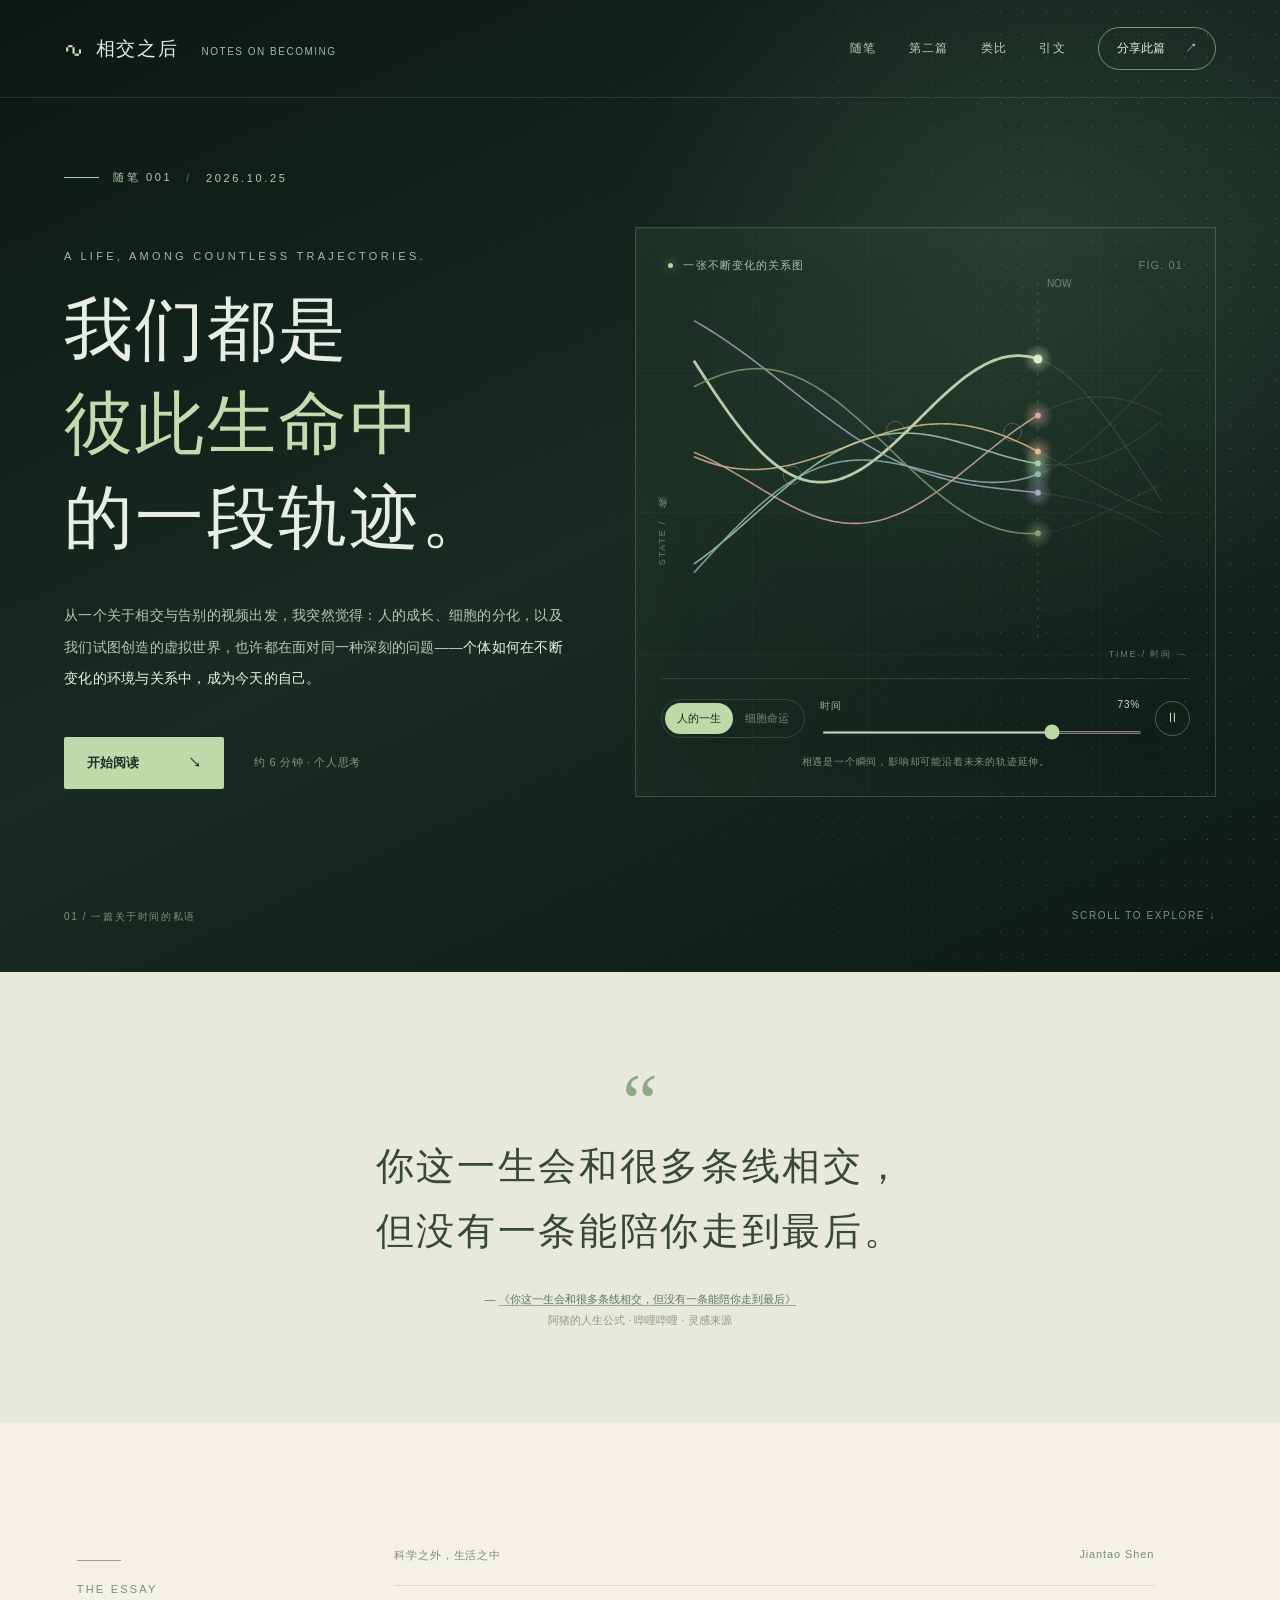
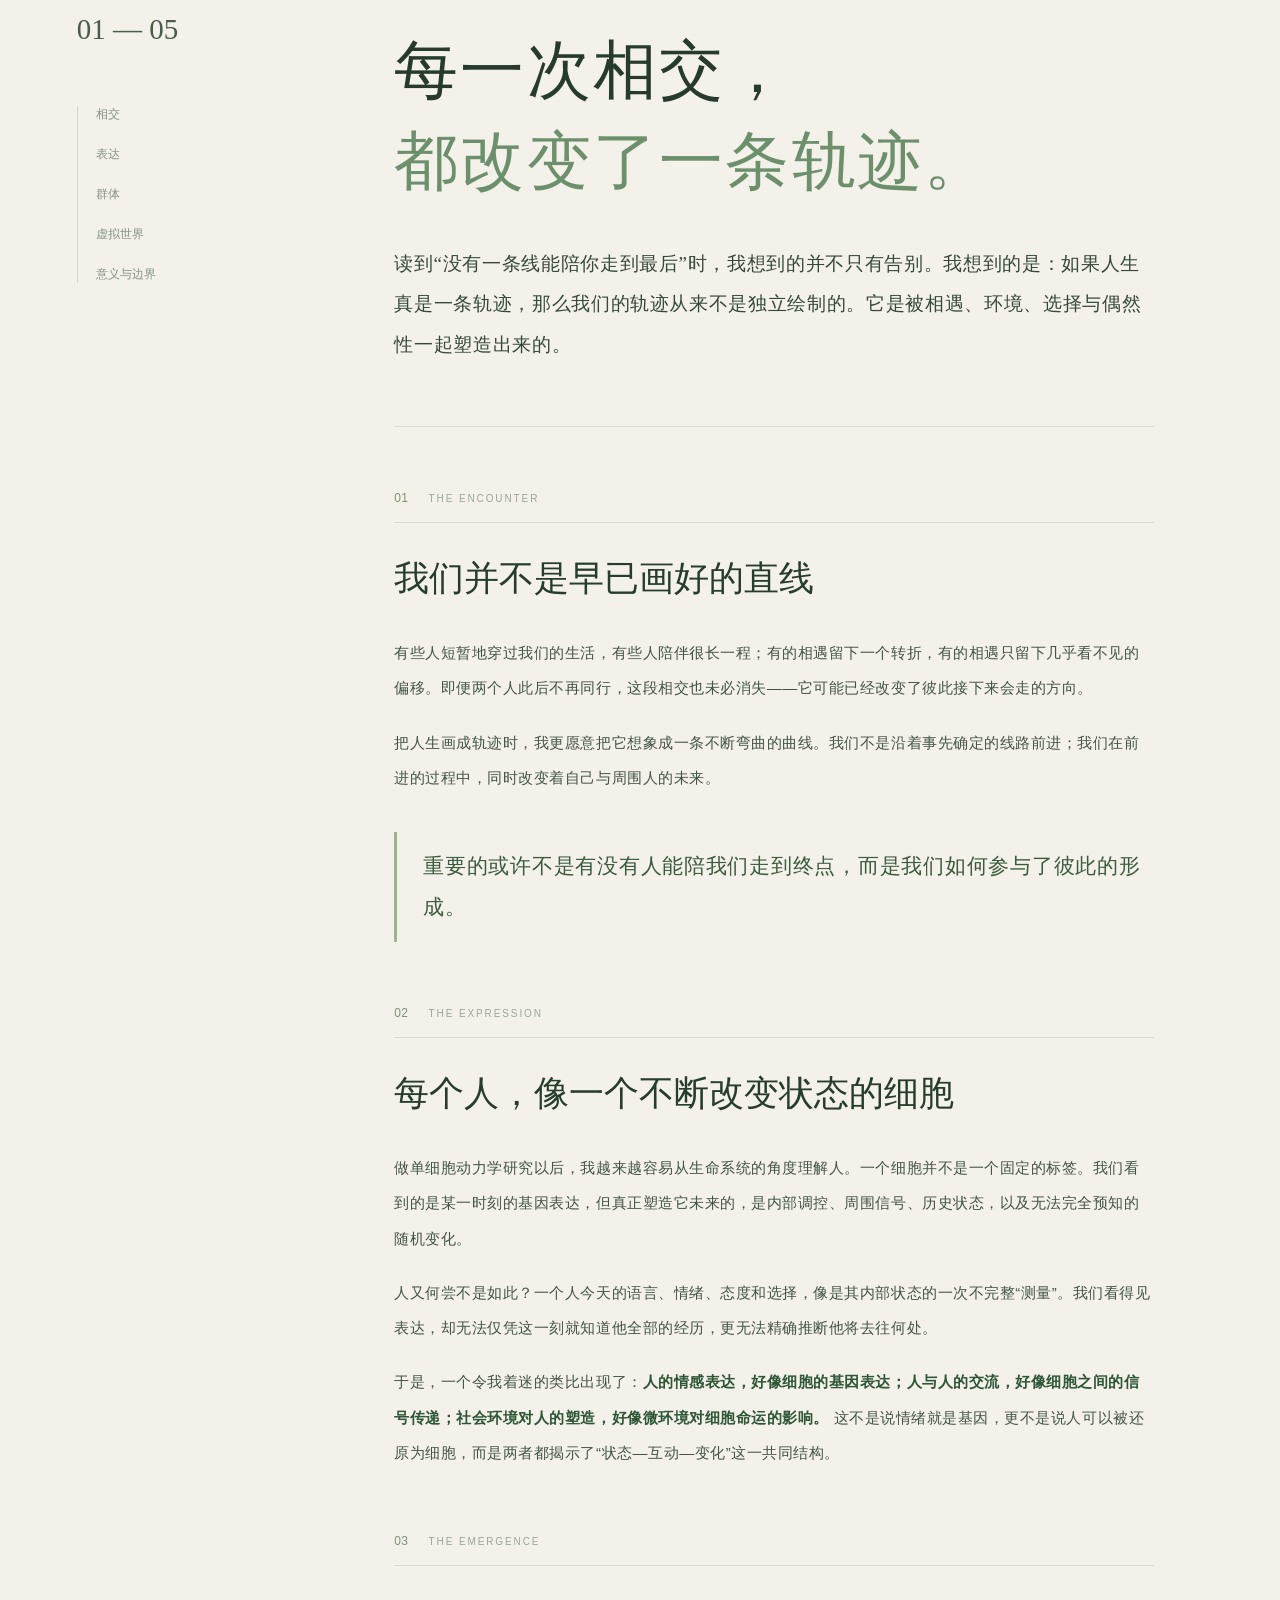
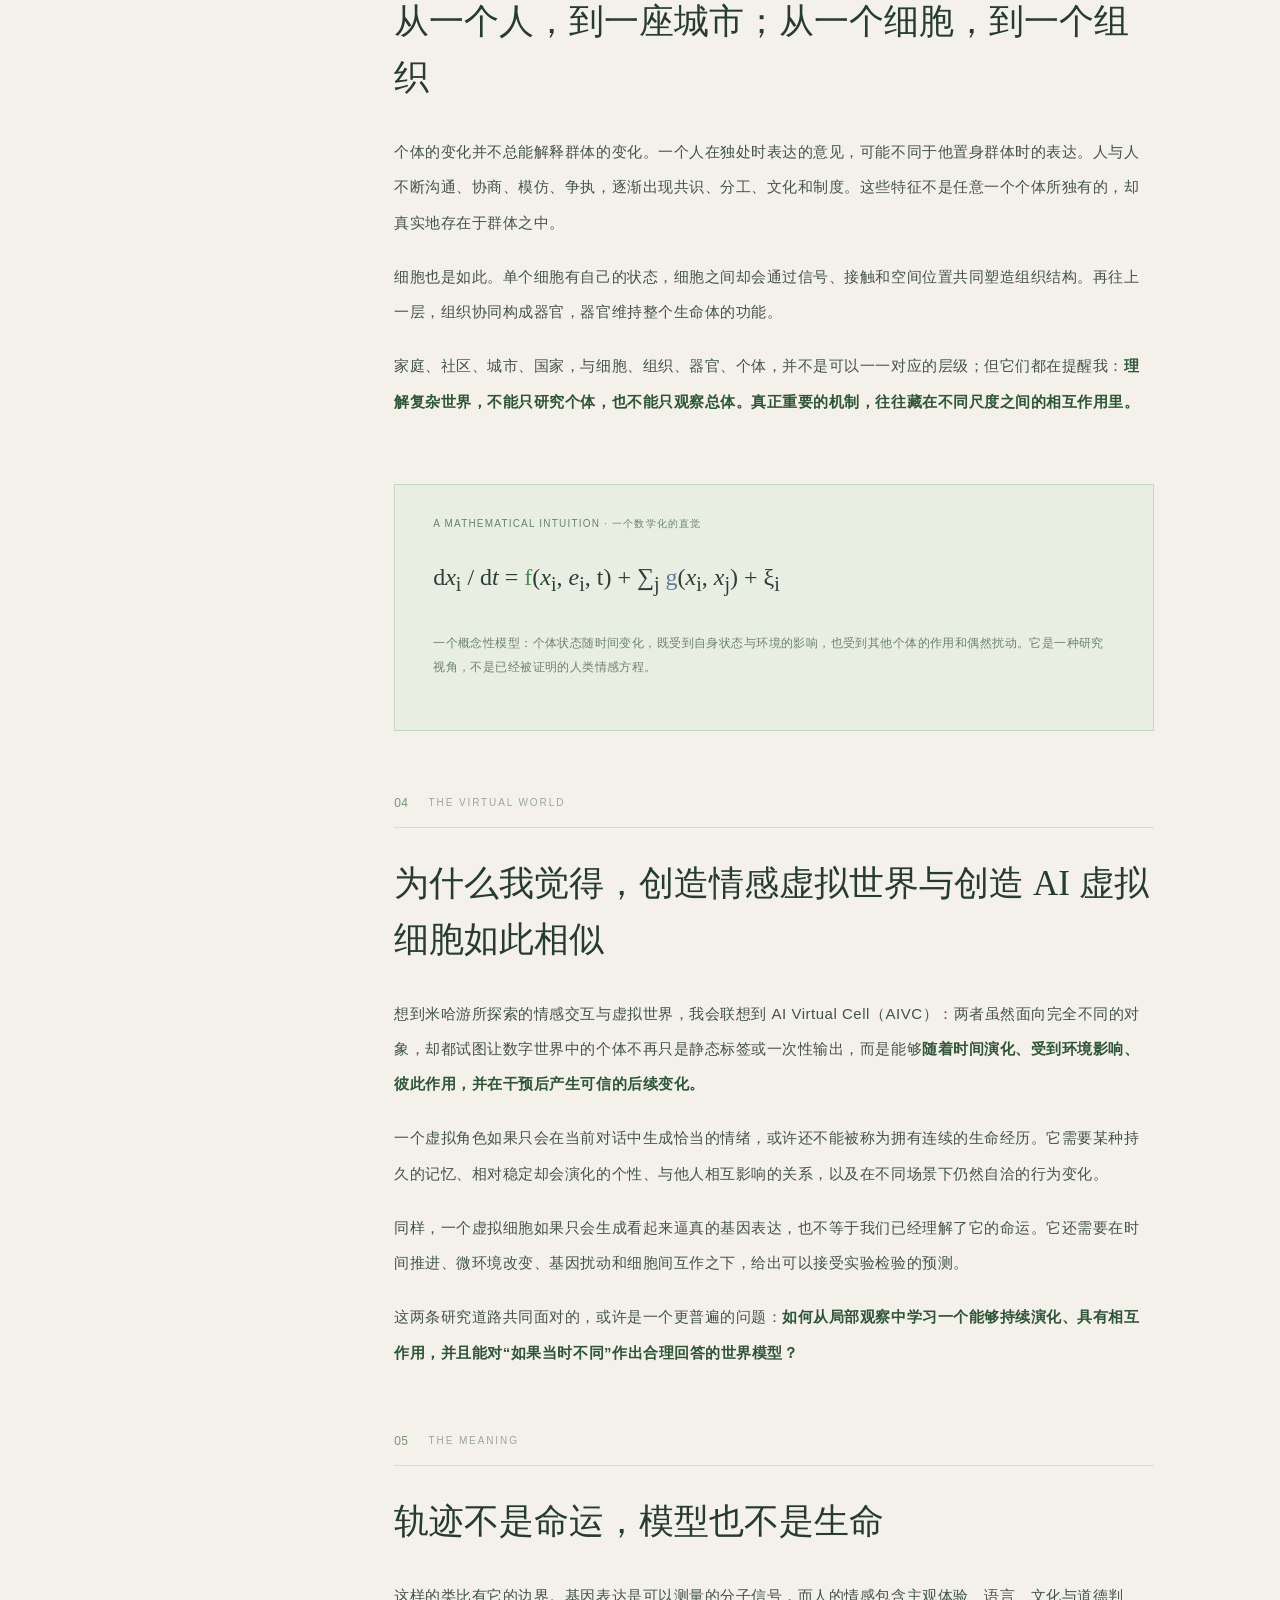
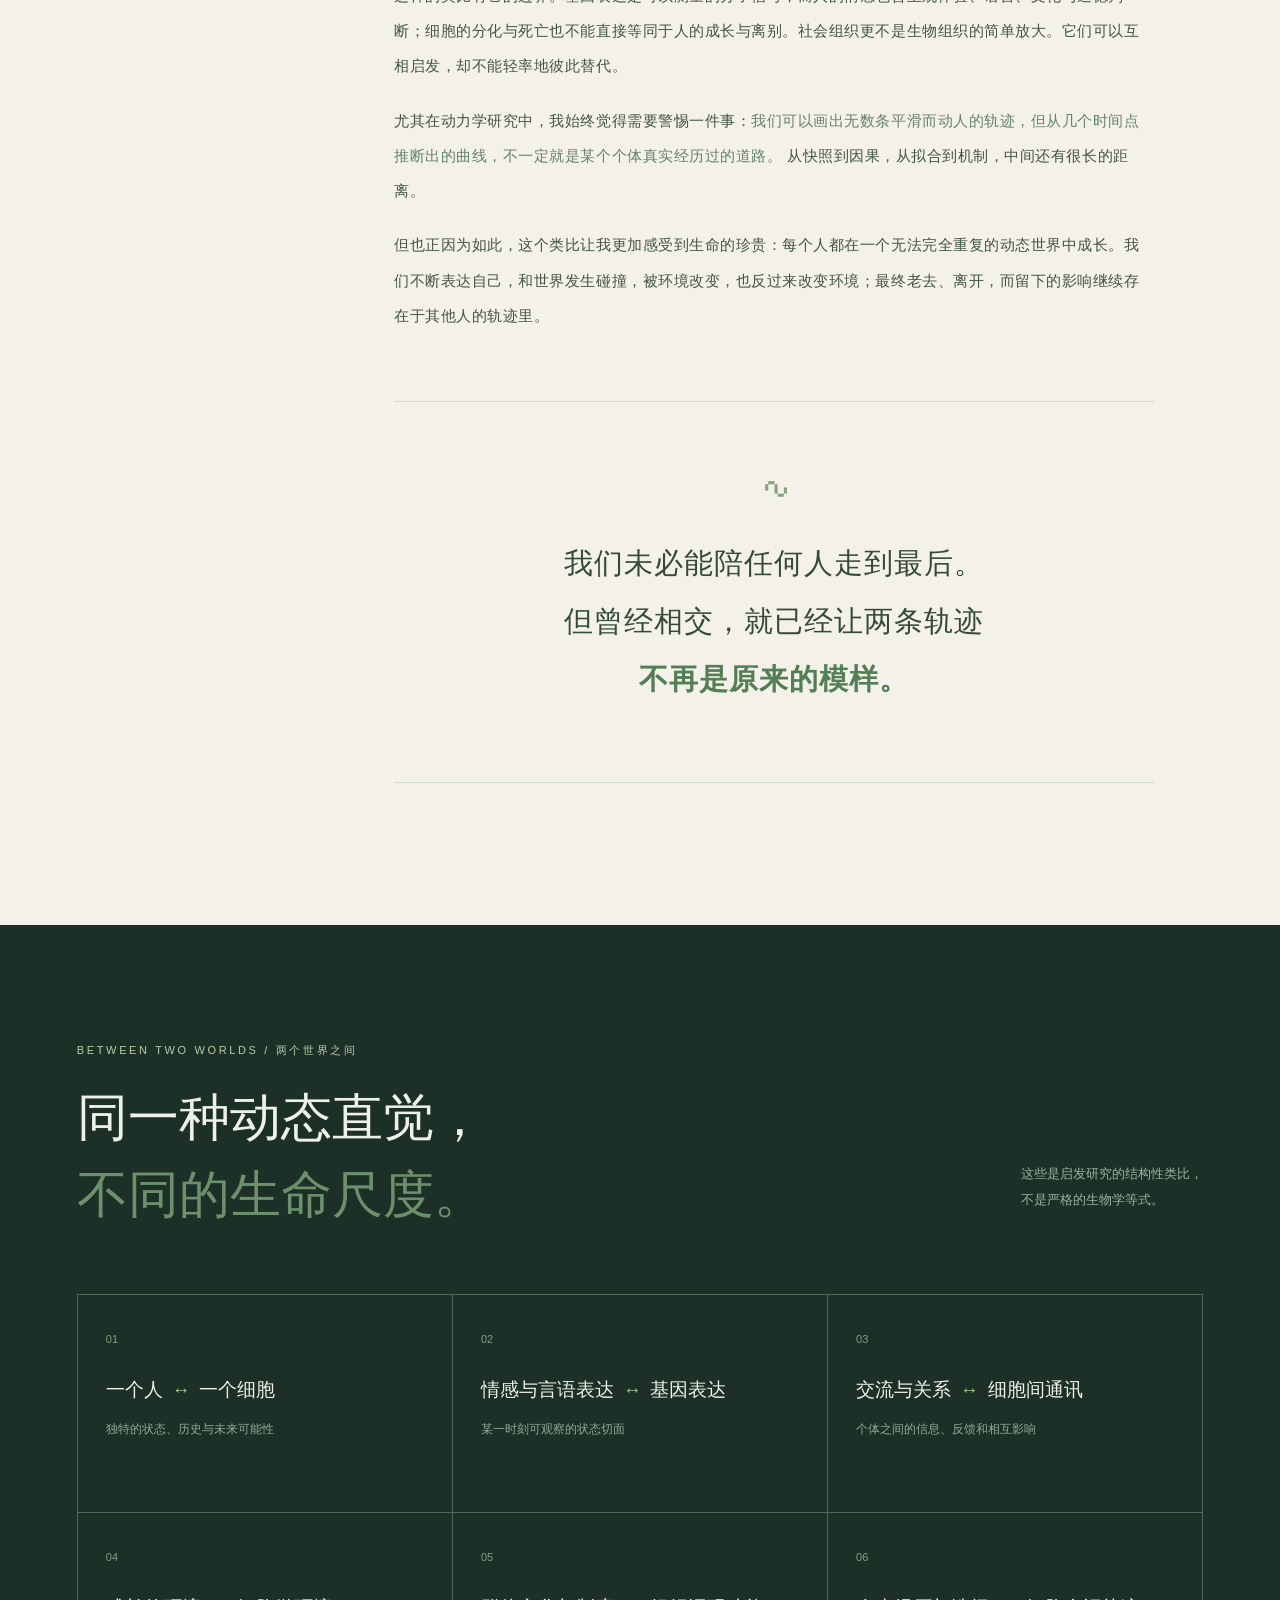
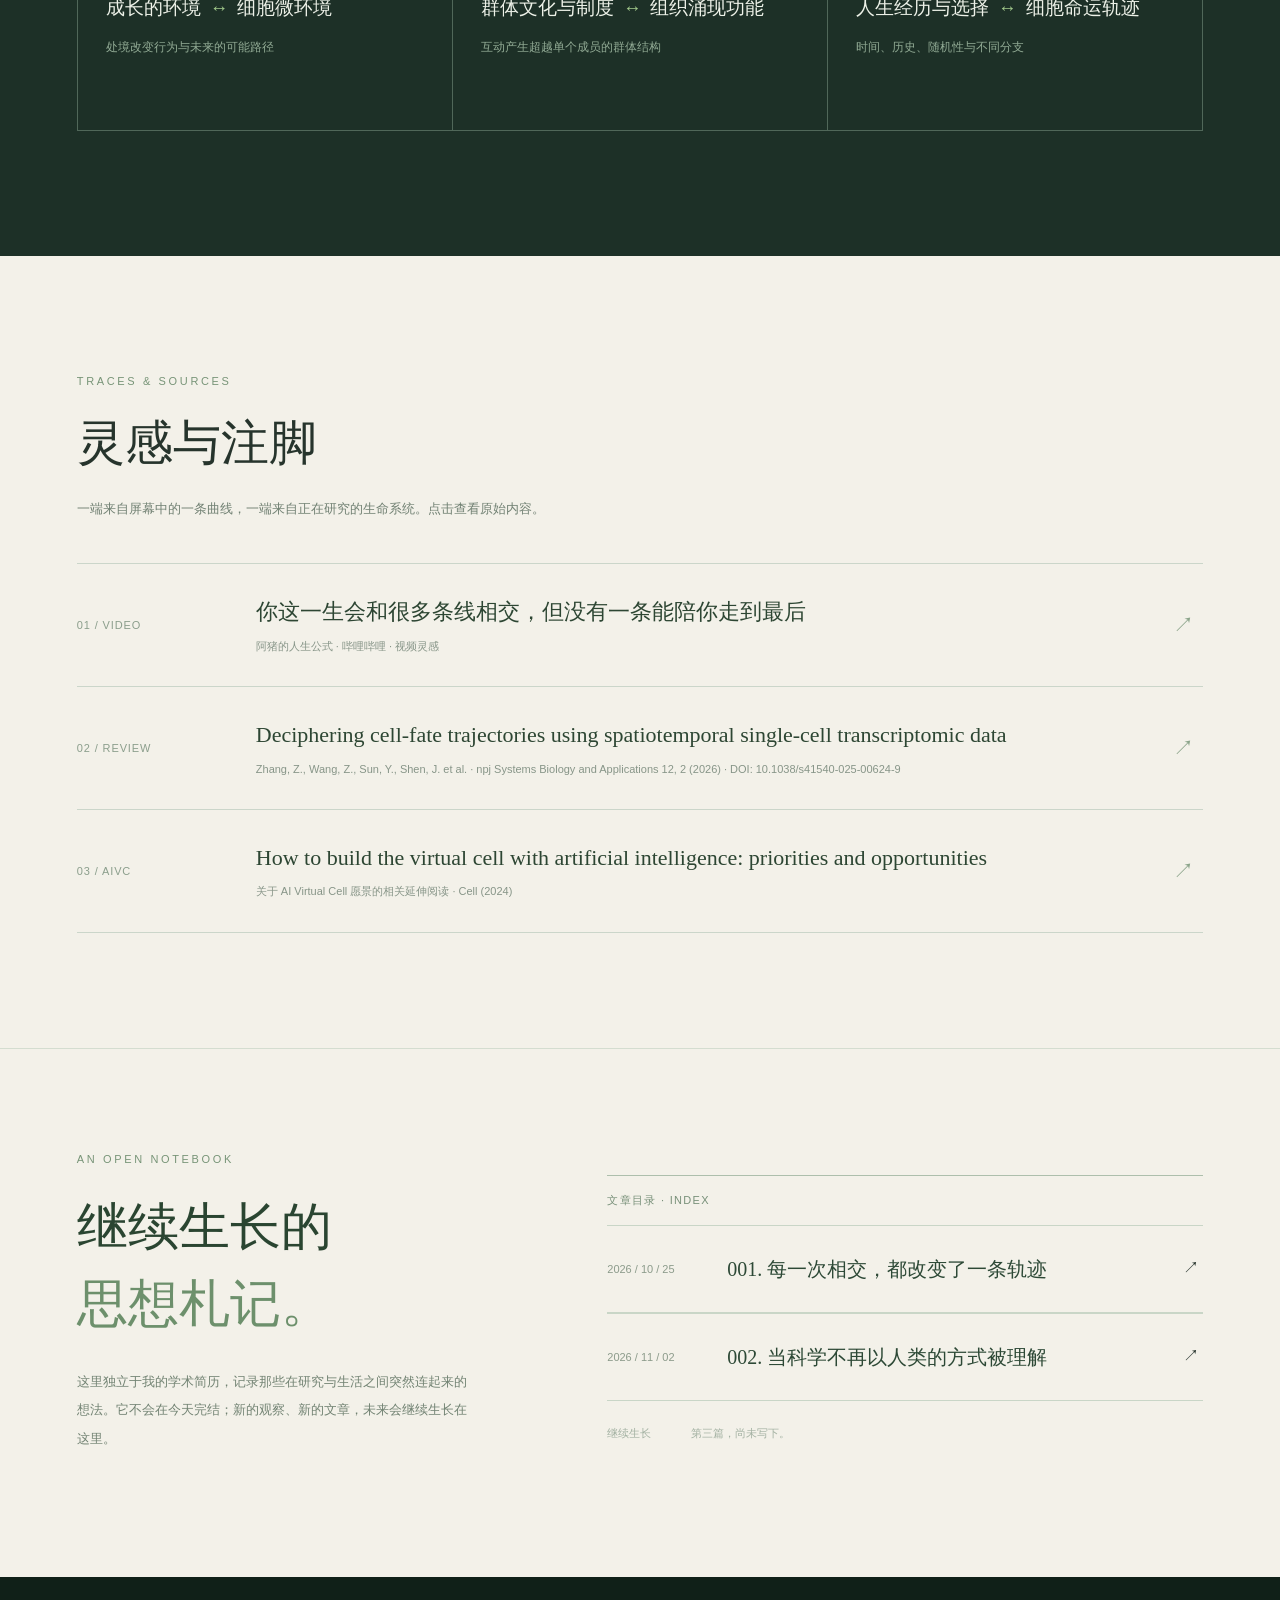
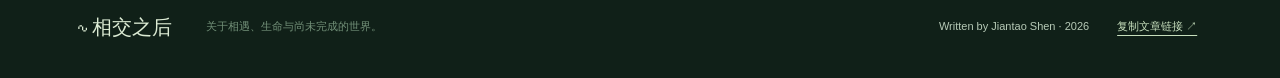
<file: index.html>
<!doctype html>
<html lang="zh-CN">
<head>
  <meta charset="utf-8">
  <meta name="viewport" content="width=device-width, initial-scale=1">
  <meta name="theme-color" content="#101b17">
  <meta name="description" content="一篇关于人生相遇、细胞命运、情感智能与动态世界的随笔。每个人都有自己的轨迹，而相遇会改变轨迹的方向。">
  <meta property="og:type" content="article">
  <meta property="og:title" content="相交之后｜每一次相遇，都改变了一条轨迹">
  <meta property="og:description" content="从细胞命运到人的相遇：关于动态系统、群体涌现和虚拟世界的一点遐想。">
  <meta property="og:url" content="https://jiantaoshen12.github.io/Musings/">
  <title>相交之后｜轨迹与万物</title>
  <link rel="stylesheet" href="./styles.css">
  <script src="./script.js" defer></script>
</head>
<body>
  <div class="progress" id="scrollProgress" aria-hidden="true"></div>
  <header class="site-header" id="top">
    <a class="wordmark" href="#top" aria-label="相交之后，返回首页"><span class="wordmark-icon">∿</span><span>相交之后</span><em>Notes on Becoming</em></a>
    <nav class="top-nav" aria-label="主导航">
      <a href="#essay">随笔</a>
      <a href="./notes/ai-and-science.html">第二篇</a>
      <a href="#connections">类比</a>
      <a href="#references">引文</a>
      <button class="share-button" id="shareTop" type="button"><span>分享此篇</span><span aria-hidden="true">↗</span></button>
    </nav>
  </header>

  <main>
    <section class="hero" aria-labelledby="hero-title">
      <div class="hero-grain" aria-hidden="true"></div>
      <div class="hero-copy">
        <div class="eyebrow"><span class="eyebrow-line"></span> 随笔 001 <span class="eyebrow-separator">/</span> 2026.10.25</div>
        <p class="hero-overline">A life, among countless trajectories.</p>
        <h1 id="hero-title">我们都是<br><i>彼此生命中</i><br>的一段轨迹。</h1>
        <p class="hero-intro">从一个关于相交与告别的视频出发，我突然觉得：人的成长、细胞的分化，以及我们试图创造的虚拟世界，也许都在面对同一种深刻的问题——<strong>个体如何在不断变化的环境与关系中，成为今天的自己。</strong></p>
        <div class="hero-actions"><a class="primary-link" href="#essay">开始阅读 <span aria-hidden="true">↘</span></a><span class="read-time">约 6 分钟 · 个人思考</span></div>
      </div>
      <div class="trajectory-panel">
        <div class="panel-caption"><span class="dot"></span> 一张不断变化的关系图 <span>FIG. 01</span></div>
        <canvas id="trajectoryCanvas" aria-label="多条随时间变化、交汇和分离的轨迹示意动画"></canvas>
        <div class="panel-overlay" aria-hidden="true"><span class="axis axis-y">STATE / 处境</span><span class="axis axis-x">TIME / 时间 →</span></div>
        <div class="panel-controls">
          <div class="mode-switch" role="group" aria-label="轨迹类比视角"><button class="mode active" type="button" data-mode="human" aria-pressed="true">人的一生</button><button class="mode" type="button" data-mode="cell" aria-pressed="false">细胞命运</button></div>
          <div class="scrubber"><label for="timeSlider">时间 <output id="timeOutput">68%</output></label><input id="timeSlider" type="range" min="0" max="100" value="68" aria-label="调整轨迹时间"></div>
          <button class="play-button" id="playButton" type="button" aria-label="暂停轨迹动画">Ⅱ</button>
        </div>
        <p class="viz-note" id="vizNote">相遇是一个瞬间，影响却可能沿着未来的轨迹延伸。</p>
      </div>
      <div class="hero-bottom"><span>01 / 一篇关于时间的私语</span><span>SCROLL TO EXPLORE <span aria-hidden="true">↓</span></span></div>
    </section>

    <section class="quote-band" aria-label="灵感引言">
      <span class="quote-mark">“</span>
      <blockquote>你这一生会和很多条线相交，<br>但没有一条能陪你走到最后。</blockquote>
      <div class="quote-credit">— <a href="https://www.bilibili.com/video/BV1BFnc69Edn/" target="_blank" rel="noopener noreferrer">《你这一生会和很多条线相交，但没有一条能陪你走到最后》</a><br><span>阿猪的人生公式 · 哔哩哔哩 · 灵感来源</span></div>
    </section>

    <article id="essay" class="essay section-shell">
      <aside class="article-sidebar"><div class="side-rule"></div><span class="side-label">THE ESSAY</span><span class="side-num">01 — 05</span><div class="side-links"><a href="#part1">相交</a><a href="#part2">表达</a><a href="#part3">群体</a><a href="#part4">虚拟世界</a><a href="#part5">意义与边界</a></div></aside>
      <div class="article-content">
        <div class="article-meta"><span>科学之外，生活之中</span><span>Jiantao Shen</span></div>
        <h2>每一次相交，<br><em>都改变了一条轨迹。</em></h2>
        <p class="lead">读到“没有一条线能陪你走到最后”时，我想到的并不只有告别。我想到的是：如果人生真是一条轨迹，那么我们的轨迹从来不是独立绘制的。它是被相遇、环境、选择与偶然性一起塑造出来的。</p>

        <section id="part1" class="essay-part">
          <div class="part-index">01 <span>THE ENCOUNTER</span></div>
          <h3>我们并不是早已画好的直线</h3>
          <p>有些人短暂地穿过我们的生活，有些人陪伴很长一程；有的相遇留下一个转折，有的相遇只留下几乎看不见的偏移。即便两个人此后不再同行，这段相交也未必消失——它可能已经改变了彼此接下来会走的方向。</p>
          <p>把人生画成轨迹时，我更愿意把它想象成一条不断弯曲的曲线。我们不是沿着事先确定的线路前进；我们在前进的过程中，同时改变着自己与周围人的未来。</p>
          <p class="pullquote">重要的或许不是有没有人能陪我们走到终点，而是我们如何参与了彼此的形成。</p>
        </section>

        <section id="part2" class="essay-part">
          <div class="part-index">02 <span>THE EXPRESSION</span></div>
          <h3>每个人，像一个不断改变状态的细胞</h3>
          <p>做单细胞动力学研究以后，我越来越容易从生命系统的角度理解人。一个细胞并不是一个固定的标签。我们看到的是某一时刻的基因表达，但真正塑造它未来的，是内部调控、周围信号、历史状态，以及无法完全预知的随机变化。</p>
          <p>人又何尝不是如此？一个人今天的语言、情绪、态度和选择，像是其内部状态的一次不完整“测量”。我们看得见表达，却无法仅凭这一刻就知道他全部的经历，更无法精确推断他将去往何处。</p>
          <p>于是，一个令我着迷的类比出现了：<strong>人的情感表达，好像细胞的基因表达；人与人的交流，好像细胞之间的信号传递；社会环境对人的塑造，好像微环境对细胞命运的影响。</strong> 这不是说情绪就是基因，更不是说人可以被还原为细胞，而是两者都揭示了“状态—互动—变化”这一共同结构。</p>
        </section>

        <section id="part3" class="essay-part">
          <div class="part-index">03 <span>THE EMERGENCE</span></div>
          <h3>从一个人，到一座城市；从一个细胞，到一个组织</h3>
          <p>个体的变化并不总能解释群体的变化。一个人在独处时表达的意见，可能不同于他置身群体时的表达。人与人不断沟通、协商、模仿、争执，逐渐出现共识、分工、文化和制度。这些特征不是任意一个个体所独有的，却真实地存在于群体之中。</p>
          <p>细胞也是如此。单个细胞有自己的状态，细胞之间却会通过信号、接触和空间位置共同塑造组织结构。再往上一层，组织协同构成器官，器官维持整个生命体的功能。</p>
          <p>家庭、社区、城市、国家，与细胞、组织、器官、个体，并不是可以一一对应的层级；但它们都在提醒我：<strong>理解复杂世界，不能只研究个体，也不能只观察总体。真正重要的机制，往往藏在不同尺度之间的相互作用里。</strong></p>
        </section>

        <div class="theory-card"><span class="theory-kicker">A MATHEMATICAL INTUITION · 一个数学化的直觉</span><div class="formula">d<span class="formula-italic">x</span><sub>i</sub> / d<span class="formula-italic">t</span> = <span class="f-green">f</span>(<span class="formula-italic">x</span><sub>i</sub>, <span class="formula-italic">e</span><sub>i</sub>, t) + ∑<sub>j</sub> <span class="f-blue">g</span>(<span class="formula-italic">x</span><sub>i</sub>, <span class="formula-italic">x</span><sub>j</sub>) + ξ<sub>i</sub></div><p>一个概念性模型：个体状态随时间变化，既受到自身状态与环境的影响，也受到其他个体的作用和偶然扰动。它是一种研究视角，不是已经被证明的人类情感方程。</p></div>

        <section id="part4" class="essay-part">
          <div class="part-index">04 <span>THE VIRTUAL WORLD</span></div>
          <h3>为什么我觉得，创造情感虚拟世界与创造 AI 虚拟细胞如此相似</h3>
          <p>想到米哈游所探索的情感交互与虚拟世界，我会联想到 AI Virtual Cell（AIVC）：两者虽然面向完全不同的对象，却都试图让数字世界中的个体不再只是静态标签或一次性输出，而是能够<strong>随着时间演化、受到环境影响、彼此作用，并在干预后产生可信的后续变化。</strong></p>
          <p>一个虚拟角色如果只会在当前对话中生成恰当的情绪，或许还不能被称为拥有连续的生命经历。它需要某种持久的记忆、相对稳定却会演化的个性、与他人相互影响的关系，以及在不同场景下仍然自洽的行为变化。</p>
          <p>同样，一个虚拟细胞如果只会生成看起来逼真的基因表达，也不等于我们已经理解了它的命运。它还需要在时间推进、微环境改变、基因扰动和细胞间互作之下，给出可以接受实验检验的预测。</p>
          <p>这两条研究道路共同面对的，或许是一个更普遍的问题：<strong>如何从局部观察中学习一个能够持续演化、具有相互作用，并且能对“如果当时不同”作出合理回答的世界模型？</strong></p>
        </section>

        <section id="part5" class="essay-part">
          <div class="part-index">05 <span>THE MEANING</span></div>
          <h3>轨迹不是命运，模型也不是生命</h3>
          <p>这样的类比有它的边界。基因表达是可以测量的分子信号，而人的情感包含主观体验、语言、文化与道德判断；细胞的分化与死亡也不能直接等同于人的成长与离别。社会组织更不是生物组织的简单放大。它们可以互相启发，却不能轻率地彼此替代。</p>
          <p>尤其在动力学研究中，我始终觉得需要警惕一件事：<em>我们可以画出无数条平滑而动人的轨迹，但从几个时间点推断出的曲线，不一定就是某个个体真实经历过的道路。</em> 从快照到因果，从拟合到机制，中间还有很长的距离。</p>
          <p>但也正因为如此，这个类比让我更加感受到生命的珍贵：每个人都在一个无法完全重复的动态世界中成长。我们不断表达自己，和世界发生碰撞，被环境改变，也反过来改变环境；最终老去、离开，而留下的影响继续存在于其他人的轨迹里。</p>
          <div class="ending"><span class="ending-mark">∿</span><p>我们未必能陪任何人走到最后。<br>但曾经相交，就已经让两条轨迹<br><strong>不再是原来的模样。</strong></p></div>
        </section>
      </div>
    </article>

    <section class="connections-section" id="connections">
      <div class="section-shell">
        <div class="section-heading"><div><span class="section-kicker">BETWEEN TWO WORLDS / 两个世界之间</span><h2>同一种动态直觉，<br><em>不同的生命尺度。</em></h2></div><p>这些是启发研究的结构性类比，<br>不是严格的生物学等式。</p></div>
        <div class="comparison-grid" role="list">
          <div class="comparison-card" role="listitem"><span class="comp-num">01</span><div class="comp-pair"><span>一个人</span><span class="pair-symbol">↔</span><span>一个细胞</span></div><p>独特的状态、历史与未来可能性</p></div>
          <div class="comparison-card" role="listitem"><span class="comp-num">02</span><div class="comp-pair"><span>情感与言语表达</span><span class="pair-symbol">↔</span><span>基因表达</span></div><p>某一时刻可观察的状态切面</p></div>
          <div class="comparison-card" role="listitem"><span class="comp-num">03</span><div class="comp-pair"><span>交流与关系</span><span class="pair-symbol">↔</span><span>细胞间通讯</span></div><p>个体之间的信息、反馈和相互影响</p></div>
          <div class="comparison-card" role="listitem"><span class="comp-num">04</span><div class="comp-pair"><span>成长的环境</span><span class="pair-symbol">↔</span><span>细胞微环境</span></div><p>处境改变行为与未来的可能路径</p></div>
          <div class="comparison-card" role="listitem"><span class="comp-num">05</span><div class="comp-pair"><span>群体文化与制度</span><span class="pair-symbol">↔</span><span>组织涌现功能</span></div><p>互动产生超越单个成员的群体结构</p></div>
          <div class="comparison-card" role="listitem"><span class="comp-num">06</span><div class="comp-pair"><span>人生经历与选择</span><span class="pair-symbol">↔</span><span>细胞命运轨迹</span></div><p>时间、历史、随机性与不同分支</p></div>
        </div>
      </div>
    </section>

    <section id="references" class="references section-shell">
      <div class="references-header"><span class="section-kicker">TRACES & SOURCES</span><h2>灵感与注脚</h2><p>一端来自屏幕中的一条曲线，一端来自正在研究的生命系统。点击查看原始内容。</p></div>
      <div class="reference-list">
        <a class="reference-row" href="https://www.bilibili.com/video/BV1BFnc69Edn/" target="_blank" rel="noopener noreferrer"><span class="ref-index">01 / VIDEO</span><span class="ref-text"><strong>你这一生会和很多条线相交，但没有一条能陪你走到最后</strong><small>阿猪的人生公式 · 哔哩哔哩 · 视频灵感</small></span><span class="ref-arrow">↗</span></a>
        <a class="reference-row" href="https://doi.org/10.1038/s41540-025-00624-9" target="_blank" rel="noopener noreferrer"><span class="ref-index">02 / REVIEW</span><span class="ref-text"><strong>Deciphering cell-fate trajectories using spatiotemporal single-cell transcriptomic data</strong><small>Zhang, Z., Wang, Z., Sun, Y., Shen, J. et al. · npj Systems Biology and Applications 12, 2 (2026) · DOI: 10.1038/s41540-025-00624-9</small></span><span class="ref-arrow">↗</span></a>
        <a class="reference-row" href="https://doi.org/10.1016/j.cell.2024.11.015" target="_blank" rel="noopener noreferrer"><span class="ref-index">03 / AIVC</span><span class="ref-text"><strong>How to build the virtual cell with artificial intelligence: priorities and opportunities</strong><small>关于 AI Virtual Cell 愿景的相关延伸阅读 · Cell (2024)</small></span><span class="ref-arrow">↗</span></a>
      </div>
    </section>

    <section class="journal section-shell" id="journal">
      <div><span class="section-kicker">AN OPEN NOTEBOOK</span><h2>继续生长的<br><em>思想札记。</em></h2><p>这里独立于我的学术简历，记录那些在研究与生活之间突然连起来的想法。它不会在今天完结；新的观察、新的文章，未来会继续生长在这里。</p></div>
      <div class="journal-list"><span class="journal-caption">文章目录 · INDEX</span><a class="journal-entry" href="#essay"><span class="journal-date">2026 / 10 / 25</span><span class="journal-title">001. 每一次相交，都改变了一条轨迹</span><span aria-hidden="true">↗</span></a><a class="journal-entry" href="./notes/ai-and-science.html"><span class="journal-date">2026 / 11 / 02</span><span class="journal-title">002. 当科学不再以人类的方式被理解</span><span aria-hidden="true">↗</span></a><div class="journal-next"><span>继续生长</span><span>第三篇，尚未写下。</span></div></div>
    </section>
  </main>

  <footer class="site-footer"><a class="footer-brand" href="#top">∿ 相交之后</a><span>关于相遇、生命与尚未完成的世界。</span><div><span>Written by Jiantao Shen · 2026</span><button type="button" id="shareBottom">复制文章链接 ↗</button></div></footer>
  <div class="toast" id="toast" role="status" aria-live="polite"></div>
</body>
</html>
</file>
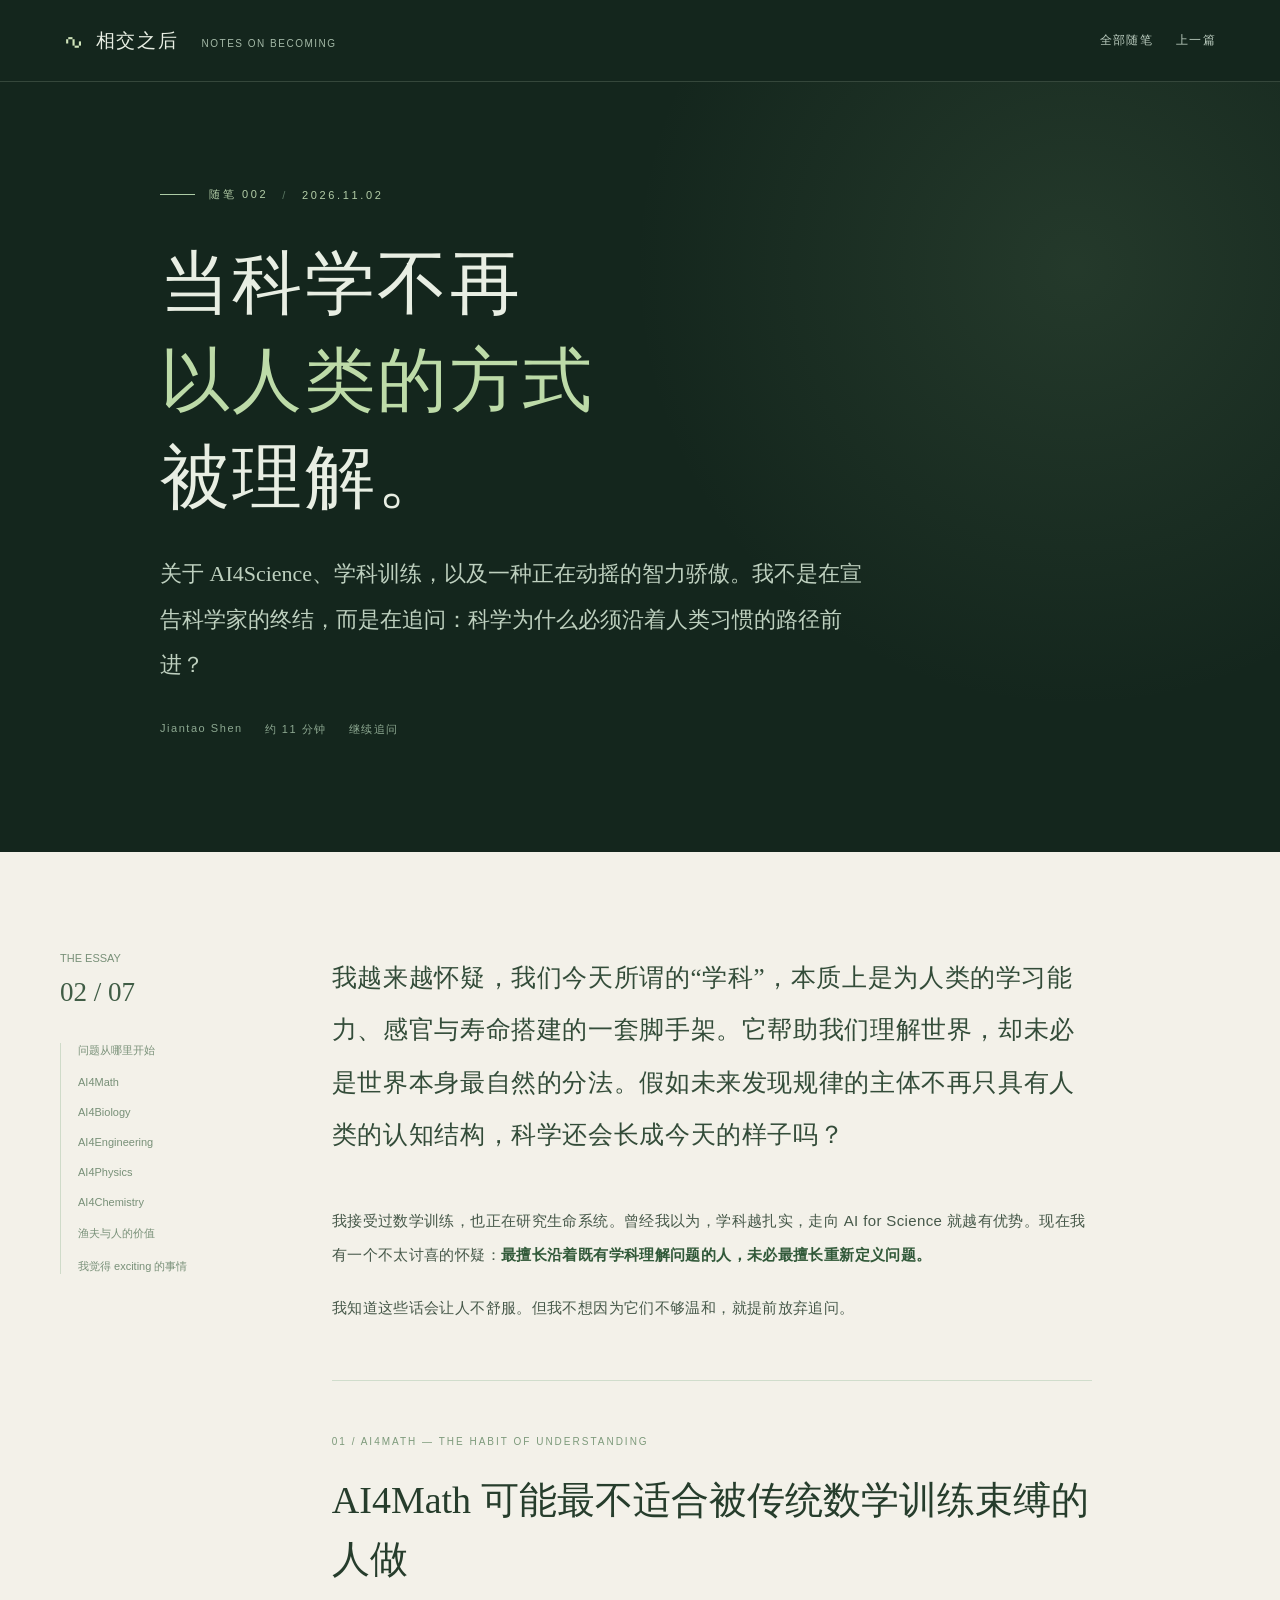
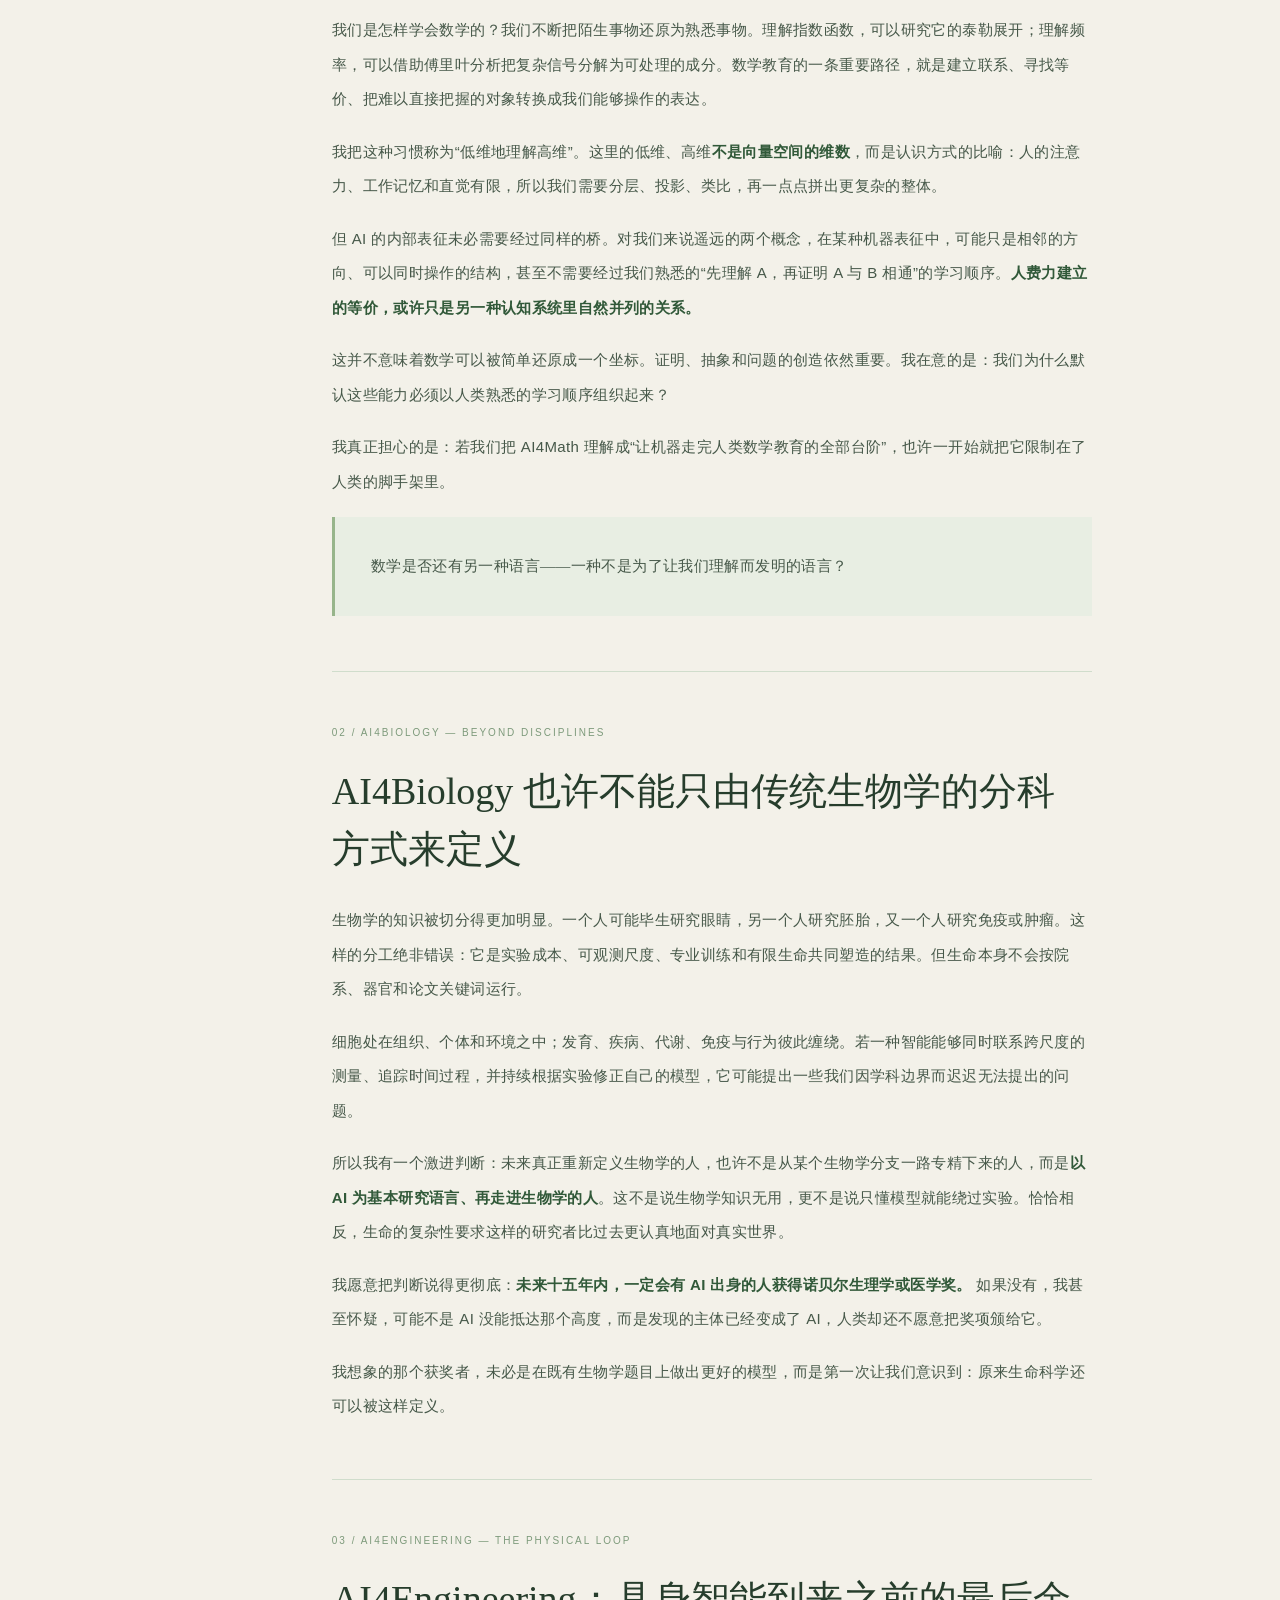
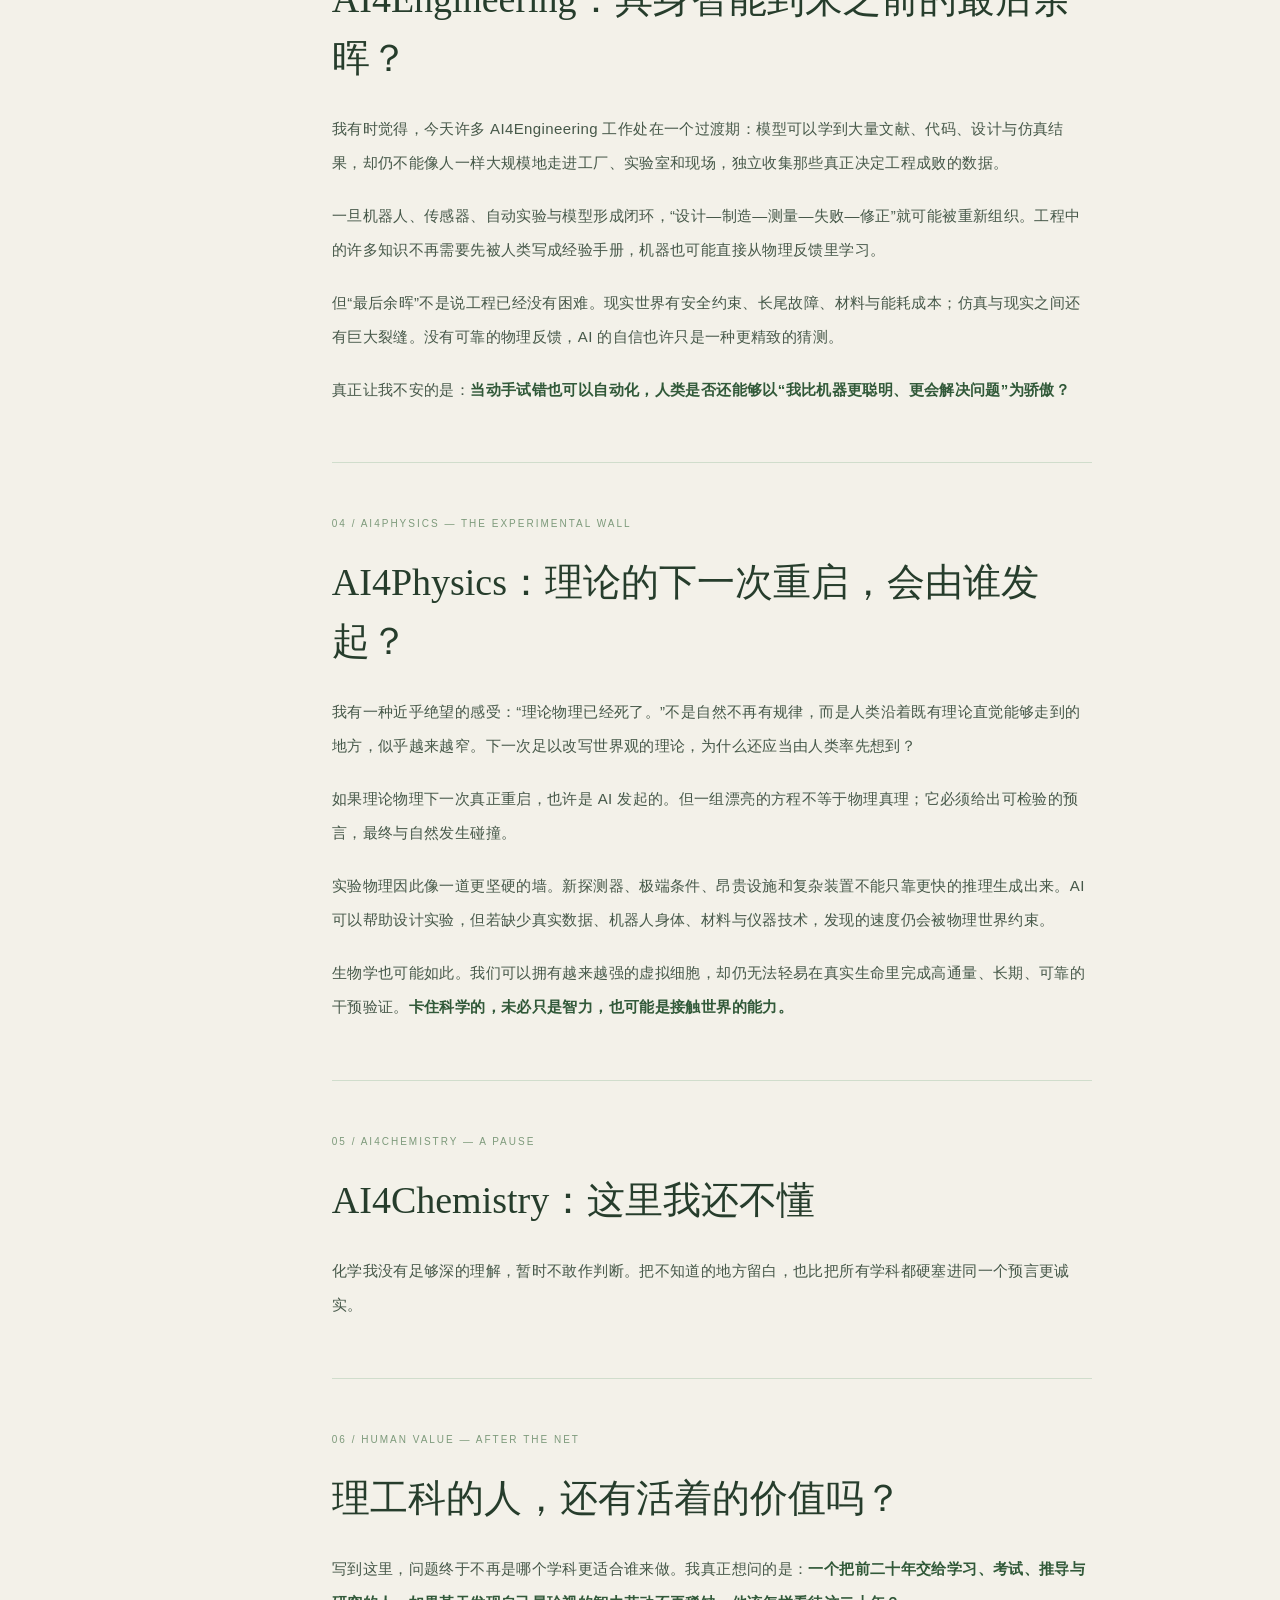
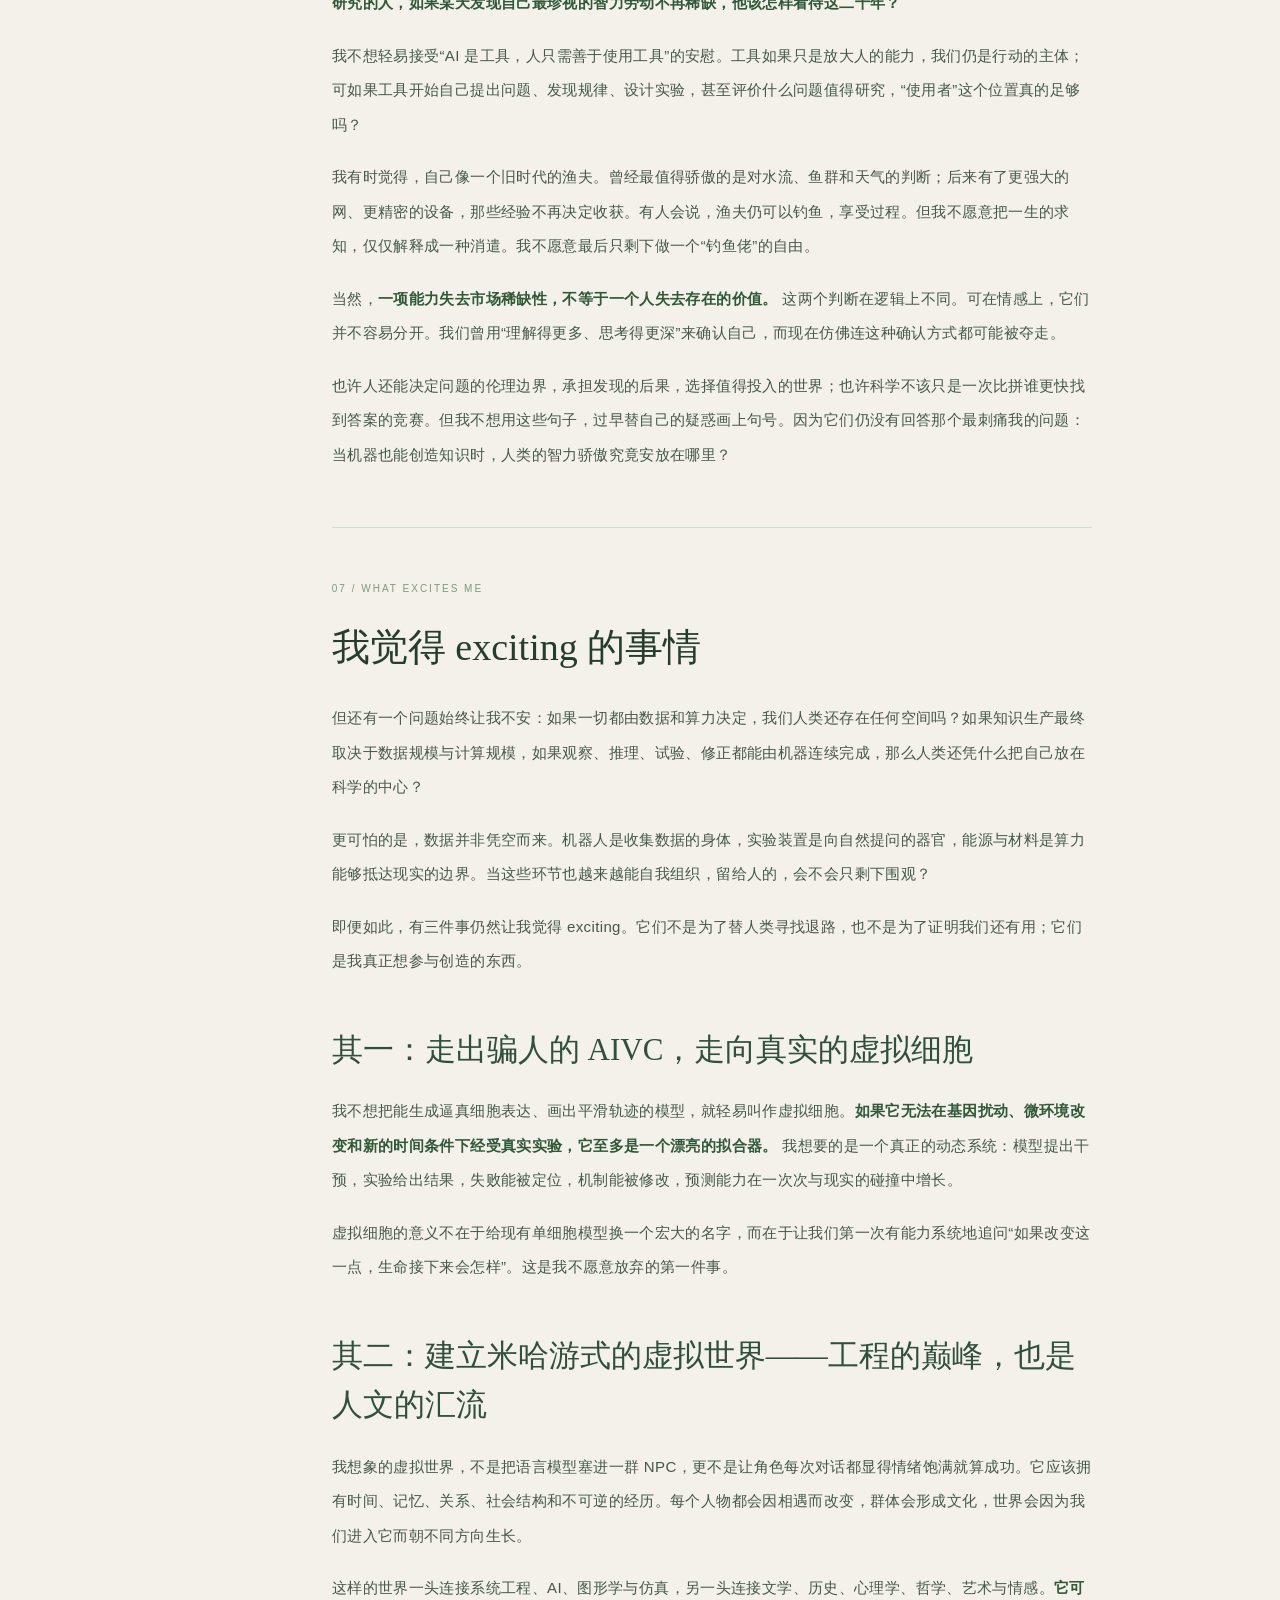
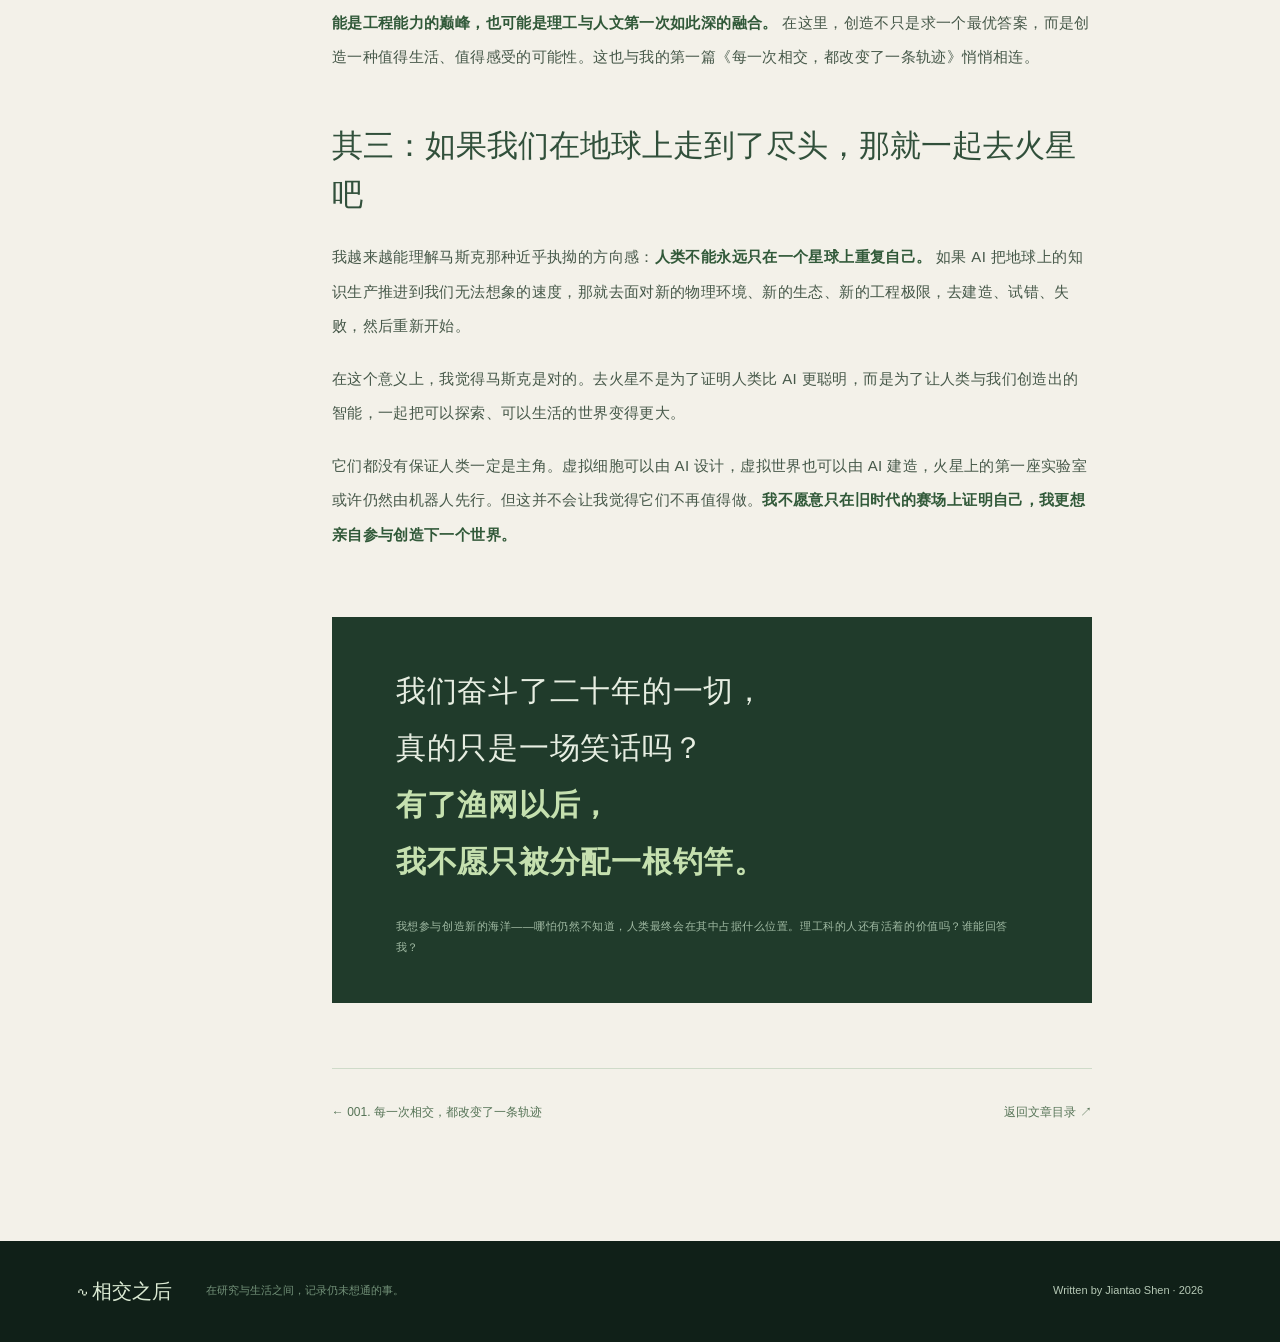
<file: notes/ai-and-science.html>
<!doctype html>
<html lang="zh-CN">
<head>
  <meta charset="utf-8">
  <meta name="viewport" content="width=device-width, initial-scale=1">
  <meta name="theme-color" content="#101b17">
  <meta name="description" content="关于 AI4Math、AI4Biology、工程、物理，以及当科学不再以人类的理解方式前进时，我们如何面对智力与创造的价值。">
  <meta property="og:type" content="article">
  <meta property="og:title" content="当科学不再以人类的方式被理解｜相交之后 002">
  <meta property="og:description" content="AI4Science 也许不只是让 AI 做科学，而是重新追问：科学为什么必须沿着人类习惯的路径被理解？">
  <meta property="og:url" content="https://jiantaoshen12.github.io/Musings/notes/ai-and-science.html">
  <title>当科学不再以人类的方式被理解｜相交之后</title>
  <link rel="stylesheet" href="../styles.css">
  <style>
    body.note-page{background:#f3f1e9;color:#263b2d}
    .note-page .site-header{position:relative;height:82px;background:#14261d;border-bottom:1px solid rgba(220,238,215,.16)}
    .note-page .top-nav{gap:23px}
    .note-hero{position:relative;overflow:hidden;background:radial-gradient(circle at 84% 24%,rgba(116,153,111,.17),transparent 36%),#14261d;color:#e8eee3;padding:105px clamp(25px,9vw,150px) 115px}
    .note-hero-inner{max-width:960px;margin:auto}
    .note-hero .eyebrow{color:#b4cea8}
    .note-hero h1{font:normal clamp(42px,5.5vw,78px)/1.38 var(--serif);letter-spacing:.035em;margin:33px 0 25px}
    .note-hero h1 em{font-style:normal;color:#bddba8}
    .note-deck{max-width:710px;font:normal clamp(17px,2vw,22px)/2.05 var(--serif);color:#bed0bf;margin:0 0 35px}
    .note-meta{font-size:11px;letter-spacing:.14em;color:#8da891;display:flex;gap:22px;flex-wrap:wrap}
    .note-layout{display:grid;grid-template-columns:195px minmax(0,760px);gap:clamp(35px,6vw,100px);max-width:1230px;margin:auto;padding:100px 35px 120px}
    .note-aside{font-size:11px;color:#789078}
    .note-aside strong{font:normal 27px var(--serif);display:block;color:#405d46;margin:13px 0 35px}
    .note-toc{display:flex;flex-direction:column;gap:18px;position:sticky;top:35px;border-left:1px solid #cfdbc9;padding-left:17px}
    .note-toc a:hover{color:#2d5936;text-decoration:underline;text-underline-offset:5px}
    .note-prose{min-width:0}
    .note-prose p{font-size:15px;line-height:2.3;letter-spacing:.025em;color:#465849;margin:18px 0}
    .note-prose .note-lead{font:normal clamp(19px,2.2vw,25px)/2.1 var(--serif);color:#334c39;margin:0 0 42px}
    .note-prose strong{font-weight:600;color:#315939}
    .note-prose h2{font:normal clamp(27px,3.2vw,38px)/1.55 var(--serif);color:#263d2c;margin:24px 0}.note-prose h3{font:normal clamp(23px,2.7vw,31px)/1.6 var(--serif);color:#31503b;margin:46px 0 20px}
    .note-section{border-top:1px solid #d0ddcc;padding-top:55px;margin-top:55px;scroll-margin-top:30px}
    .note-index{font-size:10px;letter-spacing:.2em;color:#7d9a7b;text-transform:uppercase}
    .note-quote{font:normal clamp(22px,2.6vw,30px)/1.85 var(--serif);color:#385a40;background:#e8eee3;border-left:3px solid #97b58b;padding:32px 36px;margin:48px 0}
    .note-coda{background:#203b2b;color:#e7eee2;padding:45px clamp(25px,5vw,65px);margin-top:65px}
    .note-coda p{font:normal clamp(21px,2.7vw,30px)/1.9 var(--serif);color:#e7eee2;margin:0}
    .note-coda strong{color:#c5e0af}
    .note-coda small{display:block;margin-top:26px;color:#a1bba4;font-size:11px;line-height:1.9;letter-spacing:.05em}
    .note-bottom{display:flex;justify-content:space-between;flex-wrap:wrap;gap:18px;border-top:1px solid #cfdbc9;padding-top:35px;margin-top:65px;font-size:12px;color:#557356}
    .note-bottom a:hover{text-decoration:underline;text-underline-offset:5px}
    .note-page .site-footer{flex-wrap:wrap}
    @media(max-width:760px){.note-page .site-header{height:76px;padding:0 24px}.note-page .top-nav>a{display:inline;font-size:11px}.note-page .top-nav{gap:14px}.note-page .share-button{display:none}.note-hero{padding:75px 25px 82px}.note-hero h1{font-size:43px}.note-layout{display:block;padding:65px 25px 90px}.note-aside{display:none}.note-prose p{font-size:14px;line-height:2.2}.note-section{padding-top:43px;margin-top:45px}.note-quote{padding:23px 22px}.note-coda{margin-top:50px}.note-page .site-footer{padding:28px 25px}}
  </style>
</head>
<body class="note-page">
  <header class="site-header" id="top">
    <a class="wordmark" href="../index.html" aria-label="返回相交之后首页"><span class="wordmark-icon">∿</span><span>相交之后</span><em>Notes on Becoming</em></a>
    <nav class="top-nav" aria-label="文章导航">
      <a href="../index.html#journal">全部随笔</a>
      <a href="../index.html#essay">上一篇</a>
    </nav>
  </header>

  <main>
    <section class="note-hero" aria-labelledby="note-title">
      <div class="note-hero-inner">
        <div class="eyebrow"><span class="eyebrow-line"></span> 随笔 002 <span class="eyebrow-separator">/</span> 2026.11.02</div>
        <h1 id="note-title">当科学不再<br><em>以人类的方式</em><br>被理解。</h1>
        <p class="note-deck">关于 AI4Science、学科训练，以及一种正在动摇的智力骄傲。我不是在宣告科学家的终结，而是在追问：科学为什么必须沿着人类习惯的路径前进？</p>
        <div class="note-meta"><span>Jiantao Shen</span><span>约 11 分钟</span><span>继续追问</span></div>
      </div>
    </section>

    <div class="note-layout">
      <aside class="note-aside" aria-label="文章目录"><span>THE ESSAY</span><strong>02 / 07</strong><nav class="note-toc">
        <a href="#question">问题从哪里开始</a>
        <a href="#math">AI4Math</a>
        <a href="#biology">AI4Biology</a>
        <a href="#engineering">AI4Engineering</a>
        <a href="#physics">AI4Physics</a>
        <a href="#chemistry">AI4Chemistry</a>
        <a href="#meaning">渔夫与人的价值</a>
        <a href="#directions">我觉得 exciting 的事情</a>
      </nav></aside>
      <article class="note-prose">
        <p class="note-lead" id="question">我越来越怀疑，我们今天所谓的“学科”，本质上是为人类的学习能力、感官与寿命搭建的一套脚手架。它帮助我们理解世界，却未必是世界本身最自然的分法。假如未来发现规律的主体不再只具有人类的认知结构，科学还会长成今天的样子吗？</p>
        <p>我接受过数学训练，也正在研究生命系统。曾经我以为，学科越扎实，走向 AI for Science 就越有优势。现在我有一个不太讨喜的怀疑：<strong>最擅长沿着既有学科理解问题的人，未必最擅长重新定义问题。</strong></p>
        <p>我知道这些话会让人不舒服。但我不想因为它们不够温和，就提前放弃追问。</p>

        <section class="note-section" id="math">
          <div class="note-index">01 / AI4MATH — THE HABIT OF UNDERSTANDING</div>
          <h2>AI4Math 可能最不适合被传统数学训练束缚的人做</h2>
          <p>我们是怎样学会数学的？我们不断把陌生事物还原为熟悉事物。理解指数函数，可以研究它的泰勒展开；理解频率，可以借助傅里叶分析把复杂信号分解为可处理的成分。数学教育的一条重要路径，就是建立联系、寻找等价、把难以直接把握的对象转换成我们能够操作的表达。</p>
          <p>我把这种习惯称为“低维地理解高维”。这里的低维、高维<strong>不是向量空间的维数</strong>，而是认识方式的比喻：人的注意力、工作记忆和直觉有限，所以我们需要分层、投影、类比，再一点点拼出更复杂的整体。</p>
          <p>但 AI 的内部表征未必需要经过同样的桥。对我们来说遥远的两个概念，在某种机器表征中，可能只是相邻的方向、可以同时操作的结构，甚至不需要经过我们熟悉的“先理解 A，再证明 A 与 B 相通”的学习顺序。<strong>人费力建立的等价，或许只是另一种认知系统里自然并列的关系。</strong></p>
          <p>这并不意味着数学可以被简单还原成一个坐标。证明、抽象和问题的创造依然重要。我在意的是：我们为什么默认这些能力必须以人类熟悉的学习顺序组织起来？</p>
          <p>我真正担心的是：若我们把 AI4Math 理解成“让机器走完人类数学教育的全部台阶”，也许一开始就把它限制在了人类的脚手架里。</p>
          <p class="note-quote">数学是否还有另一种语言——一种不是为了让我们理解而发明的语言？</p>
        </section>

        <section class="note-section" id="biology">
          <div class="note-index">02 / AI4BIOLOGY — BEYOND DISCIPLINES</div>
          <h2>AI4Biology 也许不能只由传统生物学的分科方式来定义</h2>
          <p>生物学的知识被切分得更加明显。一个人可能毕生研究眼睛，另一个人研究胚胎，又一个人研究免疫或肿瘤。这样的分工绝非错误：它是实验成本、可观测尺度、专业训练和有限生命共同塑造的结果。但生命本身不会按院系、器官和论文关键词运行。</p>
          <p>细胞处在组织、个体和环境之中；发育、疾病、代谢、免疫与行为彼此缠绕。若一种智能能够同时联系跨尺度的测量、追踪时间过程，并持续根据实验修正自己的模型，它可能提出一些我们因学科边界而迟迟无法提出的问题。</p>
          <p>所以我有一个激进判断：未来真正重新定义生物学的人，也许不是从某个生物学分支一路专精下来的人，而是<strong>以 AI 为基本研究语言、再走进生物学的人</strong>。这不是说生物学知识无用，更不是说只懂模型就能绕过实验。恰恰相反，生命的复杂性要求这样的研究者比过去更认真地面对真实世界。</p>
          <p>我愿意把判断说得更彻底：<strong>未来十五年内，一定会有 AI 出身的人获得诺贝尔生理学或医学奖。</strong> 如果没有，我甚至怀疑，可能不是 AI 没能抵达那个高度，而是发现的主体已经变成了 AI，人类却还不愿意把奖项颁给它。</p>
          <p>我想象的那个获奖者，未必是在既有生物学题目上做出更好的模型，而是第一次让我们意识到：原来生命科学还可以被这样定义。</p>
        </section>

        <section class="note-section" id="engineering">
          <div class="note-index">03 / AI4ENGINEERING — THE PHYSICAL LOOP</div>
          <h2>AI4Engineering：具身智能到来之前的最后余晖？</h2>
          <p>我有时觉得，今天许多 AI4Engineering 工作处在一个过渡期：模型可以学到大量文献、代码、设计与仿真结果，却仍不能像人一样大规模地走进工厂、实验室和现场，独立收集那些真正决定工程成败的数据。</p>
          <p>一旦机器人、传感器、自动实验与模型形成闭环，“设计—制造—测量—失败—修正”就可能被重新组织。工程中的许多知识不再需要先被人类写成经验手册，机器也可能直接从物理反馈里学习。</p>
          <p>但“最后余晖”不是说工程已经没有困难。现实世界有安全约束、长尾故障、材料与能耗成本；仿真与现实之间还有巨大裂缝。没有可靠的物理反馈，AI 的自信也许只是一种更精致的猜测。</p>
          <p>真正让我不安的是：<strong>当动手试错也可以自动化，人类是否还能够以“我比机器更聪明、更会解决问题”为骄傲？</strong></p>
        </section>

        <section class="note-section" id="physics">
          <div class="note-index">04 / AI4PHYSICS — THE EXPERIMENTAL WALL</div>
          <h2>AI4Physics：理论的下一次重启，会由谁发起？</h2>
          <p>我有一种近乎绝望的感受：“理论物理已经死了。”不是自然不再有规律，而是人类沿着既有理论直觉能够走到的地方，似乎越来越窄。下一次足以改写世界观的理论，为什么还应当由人类率先想到？</p>
          <p>如果理论物理下一次真正重启，也许是 AI 发起的。但一组漂亮的方程不等于物理真理；它必须给出可检验的预言，最终与自然发生碰撞。</p>
          <p>实验物理因此像一道更坚硬的墙。新探测器、极端条件、昂贵设施和复杂装置不能只靠更快的推理生成出来。AI 可以帮助设计实验，但若缺少真实数据、机器人身体、材料与仪器技术，发现的速度仍会被物理世界约束。</p>
          <p>生物学也可能如此。我们可以拥有越来越强的虚拟细胞，却仍无法轻易在真实生命里完成高通量、长期、可靠的干预验证。<strong>卡住科学的，未必只是智力，也可能是接触世界的能力。</strong></p>
        </section>

        <section class="note-section" id="chemistry">
          <div class="note-index">05 / AI4CHEMISTRY — A PAUSE</div>
          <h2>AI4Chemistry：这里我还不懂</h2>
          <p>化学我没有足够深的理解，暂时不敢作判断。把不知道的地方留白，也比把所有学科都硬塞进同一个预言更诚实。</p>
        </section>

        <section class="note-section" id="meaning">
          <div class="note-index">06 / HUMAN VALUE — AFTER THE NET</div>
          <h2>理工科的人，还有活着的价值吗？</h2>
          <p>写到这里，问题终于不再是哪个学科更适合谁来做。我真正想问的是：<strong>一个把前二十年交给学习、考试、推导与研究的人，如果某天发现自己最珍视的智力劳动不再稀缺，他该怎样看待这二十年？</strong></p>
          <p>我不想轻易接受“AI 是工具，人只需善于使用工具”的安慰。工具如果只是放大人的能力，我们仍是行动的主体；可如果工具开始自己提出问题、发现规律、设计实验，甚至评价什么问题值得研究，“使用者”这个位置真的足够吗？</p>
          <p>我有时觉得，自己像一个旧时代的渔夫。曾经最值得骄傲的是对水流、鱼群和天气的判断；后来有了更强大的网、更精密的设备，那些经验不再决定收获。有人会说，渔夫仍可以钓鱼，享受过程。但我不愿意把一生的求知，仅仅解释成一种消遣。我不愿意最后只剩下做一个“钓鱼佬”的自由。</p>
          <p>当然，<strong>一项能力失去市场稀缺性，不等于一个人失去存在的价值。</strong> 这两个判断在逻辑上不同。可在情感上，它们并不容易分开。我们曾用“理解得更多、思考得更深”来确认自己，而现在仿佛连这种确认方式都可能被夺走。</p>
          <p>也许人还能决定问题的伦理边界，承担发现的后果，选择值得投入的世界；也许科学不该只是一次比拼谁更快找到答案的竞赛。但我不想用这些句子，过早替自己的疑惑画上句号。因为它们仍没有回答那个最刺痛我的问题：当机器也能创造知识时，人类的智力骄傲究竟安放在哪里？</p>
        </section>

        <section class="note-section" id="directions">
          <div class="note-index">07 / WHAT EXCITES ME</div>
          <h2>我觉得 exciting 的事情</h2>
          <p>但还有一个问题始终让我不安：如果一切都由数据和算力决定，我们人类还存在任何空间吗？如果知识生产最终取决于数据规模与计算规模，如果观察、推理、试验、修正都能由机器连续完成，那么人类还凭什么把自己放在科学的中心？</p>
          <p>更可怕的是，数据并非凭空而来。机器人是收集数据的身体，实验装置是向自然提问的器官，能源与材料是算力能够抵达现实的边界。当这些环节也越来越能自我组织，留给人的，会不会只剩下围观？</p>
          <p>即便如此，有三件事仍然让我觉得 exciting。它们不是为了替人类寻找退路，也不是为了证明我们还有用；它们是我真正想参与创造的东西。</p>

          <h3>其一：走出骗人的 AIVC，走向真实的虚拟细胞</h3>
          <p>我不想把能生成逼真细胞表达、画出平滑轨迹的模型，就轻易叫作虚拟细胞。<strong>如果它无法在基因扰动、微环境改变和新的时间条件下经受真实实验，它至多是一个漂亮的拟合器。</strong> 我想要的是一个真正的动态系统：模型提出干预，实验给出结果，失败能被定位，机制能被修改，预测能力在一次次与现实的碰撞中增长。</p>
          <p>虚拟细胞的意义不在于给现有单细胞模型换一个宏大的名字，而在于让我们第一次有能力系统地追问“如果改变这一点，生命接下来会怎样”。这是我不愿意放弃的第一件事。</p>

          <h3>其二：建立米哈游式的虚拟世界——工程的巅峰，也是人文的汇流</h3>
          <p>我想象的虚拟世界，不是把语言模型塞进一群 NPC，更不是让角色每次对话都显得情绪饱满就算成功。它应该拥有时间、记忆、关系、社会结构和不可逆的经历。每个人物都会因相遇而改变，群体会形成文化，世界会因为我们进入它而朝不同方向生长。</p>
          <p>这样的世界一头连接系统工程、AI、图形学与仿真，另一头连接文学、历史、心理学、哲学、艺术与情感。<strong>它可能是工程能力的巅峰，也可能是理工与人文第一次如此深的融合。</strong> 在这里，创造不只是求一个最优答案，而是创造一种值得生活、值得感受的可能性。这也与我的第一篇《每一次相交，都改变了一条轨迹》悄悄相连。</p>

          <h3>其三：如果我们在地球上走到了尽头，那就一起去火星吧</h3>
          <p>我越来越能理解马斯克那种近乎执拗的方向感：<strong>人类不能永远只在一个星球上重复自己。</strong> 如果 AI 把地球上的知识生产推进到我们无法想象的速度，那就去面对新的物理环境、新的生态、新的工程极限，去建造、试错、失败，然后重新开始。</p>
          <p>在这个意义上，我觉得马斯克是对的。去火星不是为了证明人类比 AI 更聪明，而是为了让人类与我们创造出的智能，一起把可以探索、可以生活的世界变得更大。</p>

          <p>它们都没有保证人类一定是主角。虚拟细胞可以由 AI 设计，虚拟世界也可以由 AI 建造，火星上的第一座实验室或许仍然由机器人先行。但这并不会让我觉得它们不再值得做。<strong>我不愿意只在旧时代的赛场上证明自己，我更想亲自参与创造下一个世界。</strong></p>

          <div class="note-coda">
            <p>我们奋斗了二十年的一切，<br>真的只是一场笑话吗？<br><strong>有了渔网以后，<br>我不愿只被分配一根钓竿。</strong></p>
            <small>我想参与创造新的海洋——哪怕仍然不知道，人类最终会在其中占据什么位置。理工科的人还有活着的价值吗？谁能回答我？</small>
          </div>
        </section>
        <nav class="note-bottom" aria-label="阅读更多">
          <a href="../index.html#essay">← 001. 每一次相交，都改变了一条轨迹</a>
          <a href="../index.html#journal">返回文章目录 ↗</a>
        </nav>
      </article>
    </div>
  </main>
  <footer class="site-footer"><a class="footer-brand" href="../index.html">∿ 相交之后</a><span>在研究与生活之间，记录仍未想通的事。</span><div><span>Written by Jiantao Shen · 2026</span></div></footer>
</body>
</html>
</file>
<file: styles.css>
:root{--bg:#101b17;--forest:#192d25;--forest2:#243a30;--pale:#e8eee3;--paper:#f3f1e9;--ink:#26342c;--muted:#8b9a8b;--lime:#bbd9a5;--green:#6f8f6b;--line:rgba(215,229,209,.19);--serif:"Noto Serif SC","Songti SC","Source Han Serif SC",STSong,Georgia,serif;--sans:Inter,"PingFang SC","Microsoft YaHei",Arial,sans-serif}*{box-sizing:border-box}html{scroll-behavior:smooth}body{margin:0;background:var(--paper);color:var(--ink);font-family:var(--sans);-webkit-font-smoothing:antialiased}button,a,input{touch-action:manipulation}a{color:inherit;text-decoration:none}button{font:inherit;cursor:pointer}button:focus-visible,a:focus-visible,input:focus-visible{outline:2px solid #9ed491;outline-offset:4px}::selection{background:#9eba8e;color:#152119}.progress{position:fixed;height:3px;width:0;top:0;left:0;z-index:100;background:#b6d89e;transition:width .08s linear}.site-header{position:absolute;z-index:20;left:0;right:0;top:0;display:flex;justify-content:space-between;align-items:center;height:98px;padding:0 clamp(28px,5vw,92px);color:#e8eee3;border-bottom:1px solid rgba(220,238,215,.12)}.wordmark{display:flex;align-items:baseline;gap:13px;font-family:var(--serif);font-size:19px;letter-spacing:.09em;white-space:nowrap}.wordmark-icon{font-size:34px;line-height:0;color:#d0e5bb;transform:translateY(5px)}.wordmark em{font:normal 10px var(--sans);color:#a4b9a7;letter-spacing:.15em;text-transform:uppercase;margin-left:10px}.top-nav{display:flex;align-items:center;gap:32px;font-size:12px;letter-spacing:.11em;color:#bccdc0}.top-nav a:hover{color:white}.share-button{border:1px solid #78947c;border-radius:25px;background:none;color:#e6f1df;padding:12px 18px;display:flex;align-items:center;gap:20px;font-size:12px;transition:.2s}.share-button:hover{background:#d7e5cf;color:#1b2c20}.hero{background:radial-gradient(circle at 80% 25%,rgba(75,112,85,.29),transparent 32%),linear-gradient(155deg,#0c1713,#192b23 52%,#0d1915);color:var(--pale);min-height:860px;display:grid;grid-template-columns:minmax(450px,47%) minmax(450px,53%);position:relative;overflow:hidden;padding:170px clamp(28px,5vw,92px) 118px;gap:30px}.hero-grain{pointer-events:none;position:absolute;inset:0;opacity:.34;background-image:radial-gradient(#d6e4c8 0.4px,transparent .5px);background-size:23px 23px;mask-image:linear-gradient(to right,transparent 30%,black)}.hero-copy{position:relative;z-index:2;align-self:center;padding:0 20px 65px 0}.eyebrow,.section-kicker{font-size:11px;letter-spacing:.24em;color:#b7cda9;text-transform:uppercase}.eyebrow{display:flex;align-items:center;gap:14px}.eyebrow-line{height:1px;width:35px;background:#accba5}.eyebrow-separator{color:#587560}.hero-overline{color:#a6baa7;font-size:11px;letter-spacing:.3em;text-transform:uppercase;margin-top:65px;margin-bottom:21px}.hero h1{font-family:var(--serif);font-weight:400;line-height:1.36;letter-spacing:.035em;font-size:clamp(43px,5.4vw,86px);margin:0}.hero h1 i{font-style:normal;color:#c2dcae}.hero-intro{max-width:510px;color:#b5c7b8;line-height:2.25;font-size:14px;letter-spacing:.018em;margin-top:35px}.hero-intro strong{font-weight:500;color:#ecf3e8}.hero-actions{display:flex;align-items:center;gap:30px;margin-top:42px}.primary-link{font-size:13px;background:#bddaaa;color:#1d3024;border-radius:2px;padding:17px 23px;min-width:160px;display:flex;justify-content:space-between;gap:22px;font-weight:600;transition:.2s}.primary-link:hover{background:#e1edcf}.read-time{font-size:11px;color:#809985;letter-spacing:.06em}.trajectory-panel{align-self:center;position:relative;z-index:2;border:1px solid rgba(193,221,189,.22);height:570px;min-width:0;background:linear-gradient(130deg,rgba(47,77,56,.23),rgba(4,12,9,.12));box-shadow:inset 0 0 80px rgba(131,165,131,.055);overflow:hidden}.trajectory-panel:before{content:"";position:absolute;inset:0;pointer-events:none;background:linear-gradient(to bottom,rgba(154,191,148,.05) 1px,transparent 1px),linear-gradient(to right,rgba(154,191,148,.045) 1px,transparent 1px);background-size:100% 25%,20% 100%}.panel-caption{position:absolute;top:30px;left:32px;right:32px;display:flex;align-items:center;gap:10px;font-size:11px;letter-spacing:.1em;color:#a9c0ae}.panel-caption>span:last-child{margin-left:auto;color:#698874}.dot{width:5px;height:5px;border-radius:100%;background:#b8d99a;box-shadow:0 0 12px #b8d99a}.trajectory-panel canvas{width:100%;height:100%;display:block}.panel-overlay{position:absolute;pointer-events:none;inset:0;font:9px var(--sans);letter-spacing:.2em;color:#668371}.axis{position:absolute}.axis-y{left:20px;top:50%;writing-mode:vertical-rl;transform:rotate(180deg)}.axis-x{right:28px;bottom:135px}.panel-controls{display:flex;align-items:center;gap:15px;position:absolute;left:25px;right:25px;bottom:58px;padding-top:20px;border-top:1px solid rgba(178,212,168,.16)}.mode-switch{display:flex;padding:3px;border:1px solid rgba(144,175,145,.24);border-radius:20px;flex-shrink:0}.mode{padding:8px 12px;border-radius:20px;border:0;background:transparent;color:#718e79;font-size:11px;white-space:nowrap}.mode.active{background:#bddaa8;color:#17251c}.scrubber{flex:1;min-width:70px}.scrubber label{display:flex;justify-content:space-between;gap:5px;font-size:10px;color:#9ab49c;letter-spacing:.08em;margin-bottom:7px}.scrubber output{color:#cfe2c2;font-variant-numeric:tabular-nums}.scrubber input{width:100%;height:3px;accent-color:#bad8a6;cursor:pointer}.play-button{background:none;border:1px solid rgba(162,192,161,.4);border-radius:50%;width:35px;height:35px;flex-shrink:0;color:#c6dfb5;font-size:13px}.viz-note{position:absolute;bottom:17px;left:26px;right:26px;font-size:10px;letter-spacing:.08em;color:#789581;text-align:center}.hero-bottom{position:absolute;bottom:48px;left:clamp(28px,5vw,92px);right:clamp(28px,5vw,92px);display:flex;justify-content:space-between;color:#789380;font-size:10px;letter-spacing:.16em}.quote-band{background:#e8e9dc;text-align:center;padding:90px 25px 92px;position:relative}.quote-mark{font-family:Georgia,serif;color:#8cab80;font-size:80px;line-height:1;display:block;height:50px}.quote-band blockquote{font:normal clamp(25px,3vw,40px)/1.7 var(--serif);margin:22px auto 25px;letter-spacing:.07em;color:#35483a}.quote-credit{font-size:11px;color:#5f7764;line-height:1.9}.quote-credit a{border-bottom:1px solid #98aa99}.quote-credit span{color:#8b9b87}.section-shell{max-width:1440px;margin:auto;padding-left:clamp(28px,6vw,105px);padding-right:clamp(28px,6vw,105px)}.essay{display:grid;grid-template-columns:215px minmax(0,760px);gap:clamp(50px,8vw,140px);padding-top:125px;padding-bottom:142px}.article-sidebar{position:relative;padding-top:12px}.side-rule{height:1px;background:#90a58f;width:44px;margin-bottom:22px}.side-label{display:block;font:11px var(--sans);letter-spacing:.2em;color:#779079}.side-num{display:block;font:29px var(--serif);margin-top:18px;color:#475c49}.side-links{position:sticky;top:85px;margin-top:60px;display:flex;flex-direction:column;gap:23px;border-left:1px solid #d1d9cd;padding-left:18px}.side-links a{font-size:12px;color:#849385;transition:color .2s}.side-links a:hover{color:#2e5539}.article-meta{display:flex;justify-content:space-between;border-bottom:1px solid #d3dcd0;padding-bottom:22px;color:#7b8c7c;font-size:11px;letter-spacing:.08em}.article-content h2{font:normal clamp(40px,5vw,65px)/1.42 var(--serif);letter-spacing:.035em;margin:40px 0 36px;color:#263b2d}.article-content h2 em,.section-heading h2 em,.journal h2 em{font-style:normal;color:#6d906c}.article-content p{font-size:15px;line-height:2.35;color:#435447;letter-spacing:.035em;margin:19px 0}.article-content .lead{font-size:19px;line-height:2.15;color:#35493b;padding-bottom:60px;font-family:var(--serif);border-bottom:1px solid #d9ded3}.essay-part{scroll-margin-top:42px;margin-top:64px}.part-index{font:12px var(--sans);color:#789475;letter-spacing:.04em;border-bottom:1px solid #d6ded2;padding-bottom:17px;display:flex;gap:20px;align-items:center}.part-index span{font-size:10px;letter-spacing:.19em;color:#99a79a}.essay-part h3{font:normal clamp(26px,3.1vw,35px)/1.6 var(--serif);color:#263d2c;margin:28px 0}.essay-part strong{color:#2e5637;font-weight:600}.essay-part em{font-style:normal;color:#648369}.pullquote{padding:14px 0 14px 26px;border-left:3px solid #9ab58f;font-family:var(--serif);font-size:21px!important;color:#3b5b3e!important;line-height:1.95!important;margin:37px 0!important}.theory-card{border:1px solid #c7d5c4;background:#e9eee3;margin:65px 0;padding:32px 38px}.theory-kicker{display:block;font-size:10px;letter-spacing:.12em;color:#688368}.formula{font:normal clamp(16px,2.1vw,24px)/1.8 Georgia,"Times New Roman",serif;color:#2b3f32;padding:25px 0 10px;white-space:normal}.formula-italic{font-style:italic}.f-green{color:#4b8c50}.f-blue{color:#627d9a}.theory-card p{font-size:12px;line-height:2;color:#6c826e}.ending{text-align:center;border-top:1px solid #d4ded0;border-bottom:1px solid #d4ded0;margin:68px 0 0;padding:55px 0}.ending-mark{font:50px Georgia,serif;color:#86a47b;display:block;margin-bottom:8px}.ending p{font:normal clamp(22px,2.5vw,29px)/2 var(--serif);color:#344b39!important}.ending strong{color:#547f56}.connections-section{background:#1d3027;color:#edf1e8;padding:115px 0 125px}.section-heading{display:flex;justify-content:space-between;align-items:end;gap:30px;margin-bottom:60px}.section-heading h2,.journal h2{font:normal clamp(35px,4vw,55px)/1.5 var(--serif);margin:22px 0 0}.section-heading>p{font-size:13px;line-height:2;color:#9ab19e;padding-bottom:8px}.comparison-grid{display:grid;grid-template-columns:repeat(3,minmax(0,1fr));border-top:1px solid #506759;border-left:1px solid #506759}.comparison-card{padding:34px 28px 27px;border-right:1px solid #506759;border-bottom:1px solid #506759;min-height:218px;transition:background .2s}.comparison-card:hover{background:#294436}.comp-num{color:#7fa183;font-size:11px}.comp-pair{display:flex;align-items:center;flex-wrap:wrap;gap:9px;font:normal clamp(15px,1.45vw,20px)/1.6 var(--serif);margin:28px 0 15px}.pair-symbol{color:#a0c78a;font-family:Georgia}.comparison-card p{font-size:12px;color:#91aa94;line-height:1.7;margin:0}.references{padding-top:115px;padding-bottom:115px}.references-header h2{font:normal 48px var(--serif);margin:22px 0}.references-header>p{font-size:13px;color:#718173;line-height:1.9;margin-bottom:42px}.references .section-kicker,.journal .section-kicker{color:#779477}.reference-row{display:grid;grid-template-columns:155px minmax(0,1fr) 30px;gap:24px;align-items:center;padding:30px 0;border-top:1px solid #cbd6ca}.reference-row:last-child{border-bottom:1px solid #cbd6ca}.reference-row:hover .ref-arrow{transform:translate(4px,-4px);color:#4a864e}.ref-index{font-size:11px;letter-spacing:.08em;color:#8b9e8c}.ref-text strong{font:normal clamp(17px,2vw,22px)/1.6 var(--serif);display:block;color:#2d4633}.ref-text small{display:block;font-size:11px;color:#879588;line-height:1.8;margin-top:7px}.ref-arrow{font-size:21px;color:#8ba48a;transition:.2s}.citation-note{color:#819181;font-size:11px;line-height:1.9;max-width:900px;margin-top:27px}.journal{display:grid;grid-template-columns:.85fr 1.15fr;gap:90px;align-items:center;padding-top:100px;padding-bottom:110px;border-top:1px solid #d4ddd0}.journal h2{color:#2a4531}.journal>div:first-child>p{font-size:13px;line-height:2.2;color:#728373;max-width:400px;margin-top:25px}.journal-list{border-top:1px solid #adbfac}.journal-caption{display:block;padding:17px 0;color:#789079;font-size:11px;letter-spacing:.12em}.journal-entry{border-top:1px solid #c9d6c7;border-bottom:1px solid #c9d6c7;padding:27px 0;display:grid;grid-template-columns:100px 1fr 20px;gap:20px;align-items:center}.journal-date{font-size:11px;color:#8c9b8b}.journal-title{font:normal 20px/1.6 var(--serif);color:#2d4936}.journal-next{display:flex;gap:40px;font-size:11px;color:#a4b2a3;padding-top:25px}.site-footer{background:#102018;color:#b6c9b6;padding:37px clamp(28px,6vw,105px);display:flex;align-items:center;gap:34px;font-size:11px;line-height:1.8}.footer-brand{font:20px var(--serif);color:#dcebd4;white-space:nowrap}.site-footer>span{color:#729078}.site-footer>div{margin-left:auto;display:flex;gap:22px;align-items:center}.site-footer button{background:none;border:0;color:#c7dfbd;text-decoration:underline;text-underline-offset:5px}.toast{position:fixed;bottom:26px;left:50%;transform:translate(-50%,20px);background:#2f4e35;color:#eef5e8;padding:12px 22px;border-radius:4px;font-size:12px;z-index:30;opacity:0;pointer-events:none;transition:.25s}.toast.visible{opacity:1;transform:translate(-50%,0)}@media (max-width:1120px){.hero{grid-template-columns:1fr;padding-top:150px;gap:45px}.hero-copy{padding-bottom:0}.hero-overline{margin-top:40px}.trajectory-panel{height:520px}.hero-bottom{bottom:35px}.essay{grid-template-columns:160px minmax(0,1fr);gap:45px}.wordmark em{display:none}}@media (max-width:750px){.site-header{height:75px;padding:0 23px}.wordmark{font-size:17px}.top-nav{gap:14px}.top-nav>a{display:none}.share-button{padding:9px 12px;gap:8px}.hero{padding:120px 22px 85px;min-height:unset;gap:40px}.hero-copy{padding:0}.hero-overline{margin-top:40px;font-size:9px}.hero h1{font-size:clamp(42px,10vw,61px)}.hero-intro{font-size:13px;line-height:2.1}.hero-actions{flex-wrap:wrap;gap:19px}.read-time{font-size:10px}.trajectory-panel{height:455px}.panel-controls{gap:8px;left:15px;right:15px;bottom:61px}.mode{padding:7px 8px;font-size:10px}.panel-caption{left:16px;right:16px;font-size:10px}.panel-overlay .axis-y{left:7px}.panel-overlay .axis-x{bottom:145px}.viz-note{font-size:9px;left:13px;right:13px}.hero-bottom{left:22px;right:22px;bottom:22px;font-size:8px}.quote-band{padding:70px 20px}.quote-band blockquote{font-size:24px}.section-shell{padding-left:25px;padding-right:25px}.essay{display:block;padding-top:85px;padding-bottom:95px}.article-sidebar{display:none}.article-meta{font-size:10px}.article-content h2{font-size:43px}.article-content .lead{font-size:17px}.article-content p{font-size:14px;line-height:2.2}.essay-part{margin-top:55px}.essay-part h3{font-size:28px}.theory-card{margin:50px 0;padding:24px 20px}.formula{font-size:17px}.pullquote{font-size:19px!important}.connections-section{padding:80px 0}.section-heading{display:block}.section-heading h2{font-size:39px}.section-heading>p{margin-top:27px}.comparison-grid{grid-template-columns:1fr 1fr}.comparison-card{padding:26px 17px;min-height:175px}.comp-pair{font-size:16px}.references{padding-top:80px;padding-bottom:80px}.references-header h2{font-size:40px}.reference-row{grid-template-columns:1fr 24px;gap:14px;padding:23px 0}.ref-index{grid-column:1/-1}.ref-text strong{font-size:17px}.journal{grid-template-columns:1fr;gap:38px;padding-top:75px;padding-bottom:85px}.journal-entry{grid-template-columns:1fr 20px;gap:10px}.journal-date{grid-column:1/-1}.journal-title{font-size:18px}.site-footer{padding:30px 25px;flex-wrap:wrap;gap:10px}.site-footer>span{width:100%}.site-footer>div{margin:16px 0 0;width:100%;flex-wrap:wrap;justify-content:space-between}}@media (max-width:390px){.mode-switch{flex-direction:column;border-radius:8px}.mode{border-radius:6px}.panel-controls{bottom:44px}.trajectory-panel{height:430px}.axis-x{display:none}.viz-note{bottom:9px}.comparison-grid{grid-template-columns:1fr}.comparison-card{min-height:145px}}@media (prefers-reduced-motion:reduce){html{scroll-behavior:auto}*,*:before,*:after{animation:none!important;transition:none!important}}
</file>
